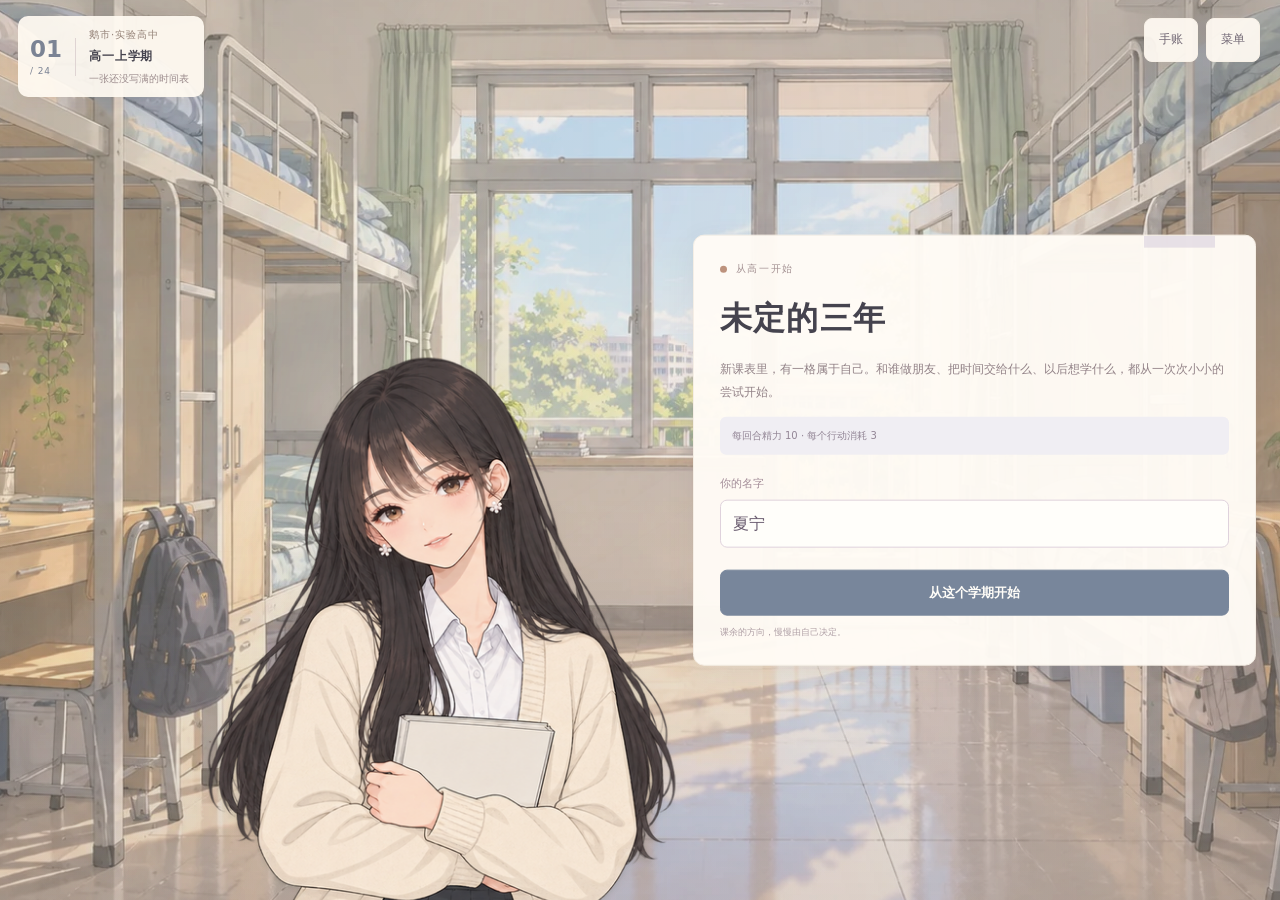
<file: index.html>
<!doctype html>
<html lang="zh-CN"><head><meta charset="utf-8"><meta name="viewport" content="width=device-width,initial-scale=1"><meta name="youth-release" content="55060a2e174b"><meta http-equiv="refresh" content="0;url=youth.html?v=55060a2e174b"><link rel="canonical" href="youth.html"><title>心动未读 · 未定的三年</title></head><body><p><a href="youth.html?v=55060a2e174b">走进完整高中篇：未定的三年</a></p><p><a href="school.html">之前的高中版本与原存档</a></p><p><a href="city.html">城市长篇与原存档</a></p></body></html>
</file>
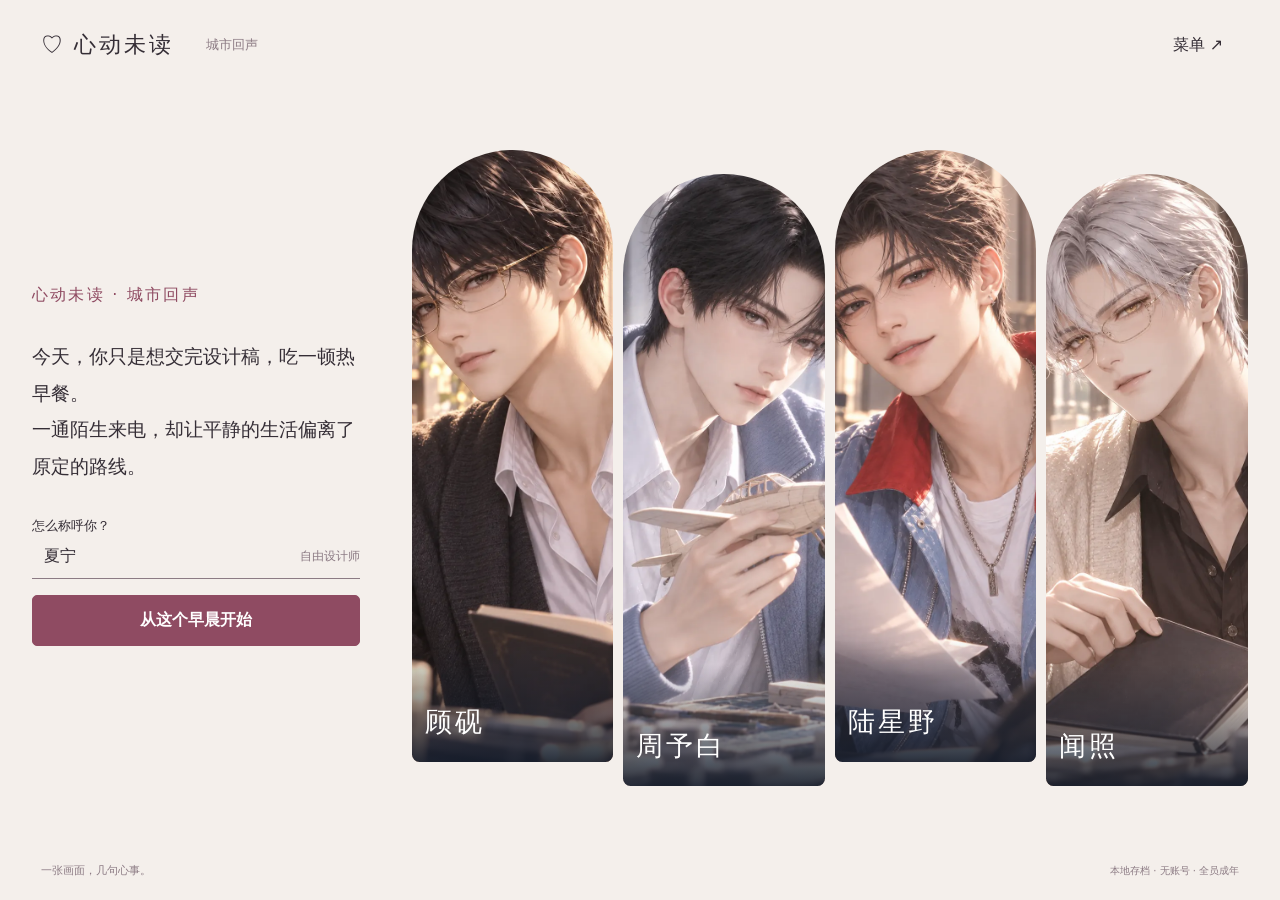
<file: city.html>
<!doctype html>
<html lang="zh-CN">
<head><meta name="release-id" content="d4589f0bc2fa">
<meta charset="utf-8">
<meta name="viewport" content="width=device-width,initial-scale=1,viewport-fit=cover">
<meta name="theme-color" content="#f4efeb">
<meta name="description" content="心动未读·城市回声。一张画面，几句心事。点击推进属于你的长篇故事。">
<title>心动未读 · 城市回声</title>
<link rel="stylesheet" href="style.css?v=d4589f0bc2fa">
<link rel="stylesheet" href="novel.css?v=d4589f0bc2fa">
<script src="core.js?v=d4589f0bc2fa" defer></script>
<script src="common.js?v=d4589f0bc2fa" defer></script>
<script src="routes.js?v=d4589f0bc2fa" defer></script>
<script src="revision.js?v=d4589f0bc2fa" defer></script>
<script src="life.js?v=d4589f0bc2fa" defer></script>
<script src="endings.js?v=d4589f0bc2fa" defer></script>
<script src="story-tools.js?v=d4589f0bc2fa" defer></script>
<script src="common-long.js?v=d4589f0bc2fa" defer></script>
<script src="gu-long.js?v=d4589f0bc2fa" defer></script>
<script src="zhou-long.js?v=d4589f0bc2fa" defer></script>
<script src="lu-long.js?v=d4589f0bc2fa" defer></script>
<script src="wen-long.js?v=d4589f0bc2fa" defer></script>
<script src="city-days.js?v=d4589f0bc2fa" defer></script>
<script src="encounters.js?v=d4589f0bc2fa" defer></script>
<script src="season-cities.js?v=d4589f0bc2fa" defer></script>
<script src="personal-focus.js?v=d4589f0bc2fa" defer></script>
<script src="gu-private.js?v=d4589f0bc2fa" defer></script>
<script src="zhou-private.js?v=d4589f0bc2fa" defer></script>
<script src="lu-private.js?v=d4589f0bc2fa" defer></script>
<script src="wen-private.js?v=d4589f0bc2fa" defer></script>
<script src="together-art.js?v=d4589f0bc2fa" defer></script>
<script src="gu-together.js?v=d4589f0bc2fa" defer></script>
<script src="zhou-together.js?v=d4589f0bc2fa" defer></script>
<script src="lu-together.js?v=d4589f0bc2fa" defer></script>
<script src="wen-together.js?v=d4589f0bc2fa" defer></script>
<script src="weekend-art.js?v=d4589f0bc2fa" defer></script>
<script src="gu-weekends.js?v=d4589f0bc2fa" defer></script>
<script src="zhou-weekends.js?v=d4589f0bc2fa" defer></script>
<script src="lu-weekends.js?v=d4589f0bc2fa" defer></script>
<script src="wen-weekends.js?v=d4589f0bc2fa" defer></script>
<script src="afternoon-art.js?v=d4589f0bc2fa" defer></script>
<script src="gu-afternoons.js?v=d4589f0bc2fa" defer></script>
<script src="zhou-afternoons.js?v=d4589f0bc2fa" defer></script>
<script src="lu-afternoons.js?v=d4589f0bc2fa" defer></script>
<script src="wen-afternoons.js?v=d4589f0bc2fa" defer></script>
<script src="season-art.js?v=d4589f0bc2fa" defer></script>
<script src="gu-season.js?v=d4589f0bc2fa" defer></script>
<script src="zhou-season.js?v=d4589f0bc2fa" defer></script>
<script src="lu-season.js?v=d4589f0bc2fa" defer></script>
<script src="wen-season.js?v=d4589f0bc2fa" defer></script>
<script src="gu-future.js?v=d4589f0bc2fa" defer></script>
<script src="zhou-future.js?v=d4589f0bc2fa" defer></script>
<script src="lu-future.js?v=d4589f0bc2fa" defer></script>
<script src="wen-future.js?v=d4589f0bc2fa" defer></script>
<script src="future-art.js?v=d4589f0bc2fa" defer></script>
<script src="asura-night.js?v=d4589f0bc2fa" defer></script>
<script src="activities.js?v=d4589f0bc2fa" defer></script>
<script src="activities-ui.js?v=d4589f0bc2fa" defer></script>
<script src="novel-reader.js?v=d4589f0bc2fa" defer></script>
<script src="app.js?v=d4589f0bc2fa" defer></script>
</head>
<body>
<header class="site-header"><button id="home" class="wordmark">♡ 心动未读</button><span class="edition">城市回声</span><button id="cover-menu">菜单 ↗</button></header>
<main id="main">
<section id="cover"><div class="cover-text"><p class="eyebrow">心动未读 · 城市回声</p><p class="intro">今天，你只是想交完设计稿，吃一顿热早餐。<br>一通陌生来电，却让平静的生活偏离了原定的路线。</p><form id="start"><label for="name">怎么称呼你？</label><div class="name-row"><input id="name" value="夏宁" maxlength="12" autocomplete="off"><span>自由设计师</span></div><button class="primary">从这个早晨开始</button></form><button id="resume" hidden>继续上次的故事</button></div><div id="cast" class="cast"></div></section>
<section id="reader" hidden aria-label="城市回声视觉小说">
  <div class="stage" id="novel-stage">
    <figure id="scene-figure"><div id="scene-wash" aria-hidden="true"></div><img id="scene-image" alt="" decoding="async" fetchpriority="high"></figure>
    <div class="scene-shade" aria-hidden="true"></div>
    <button id="advance-surface" aria-label="显示完整对白或继续下一句"></button>
    <div class="scene-hud" id="scene-hud">
      <div class="scene-badge"><span id="chapter"></span><h2 id="title" tabindex="-1"></h2><span id="place"></span></div>
      <div class="hud-actions"><button id="menu">菜单 ↗</button><button id="fullscreen" aria-label="展开游戏画面">⛶</button></div>
    </div>
    <article class="novel-dialogue" id="dialogue" aria-label="当前对白">
      <div class="dialogue-heading"><span class="speaker-dot" aria-hidden="true"></span><strong id="speaker">旁白</strong><span id="speaker-caption">你的生活</span><span id="page-mark"></span></div>
      <div id="text" class="novel-text" aria-live="polite" aria-atomic="true"></div>
      <section id="reaction" class="novel-text" hidden aria-live="polite" aria-atomic="true"></section>
      <div class="dialogue-footer"><span id="saved" class="save-dot" role="status"></span><button id="next"><span id="next-label">点击继续</span><span class="next-diamond" aria-hidden="true">◇</span></button></div>
    </article>
    <section id="choice-panel" class="novel-choices" aria-label="这一刻，听你的" hidden><p id="kicker" class="eyebrow">这一刻，听你的。</p><h3 id="choice-title">你想怎么回应？</h3><section id="activity-panel" hidden></section><div id="choices"></div></section>
    <div id="puzzle-panel" hidden></div>
    <button id="restore-ui" hidden>显示对白 ↙</button>
  </div>
  <p class="reader-hint">点击画面继续 <span aria-hidden="true">·</span> 空格 / Enter 推进</p>
</section>
<section id="ending" hidden></section>
</main>
<footer class="site-footer"><span>一张画面，几句心事。</span><span>本地存档 · 无账号 · 全员成年</span></footer>
<dialog id="dialog"><button id="close" aria-label="关闭">×</button><nav id="menu-tools" class="menu-tools" aria-label="阅读与存档"><button id="back">↶ 回退</button><button id="history">☷ 回看</button><button id="auto" aria-pressed="false">▷ 自动</button><button id="save">存档</button><button id="reading-settings">设置</button><button id="hide-ui">净图</button><button id="view-art">查看原图</button><div id="art-controls" hidden></div></nav><div id="dialog-body"></div></dialog>
<div id="toast" role="status" hidden></div>
</body>
</html>
</file>
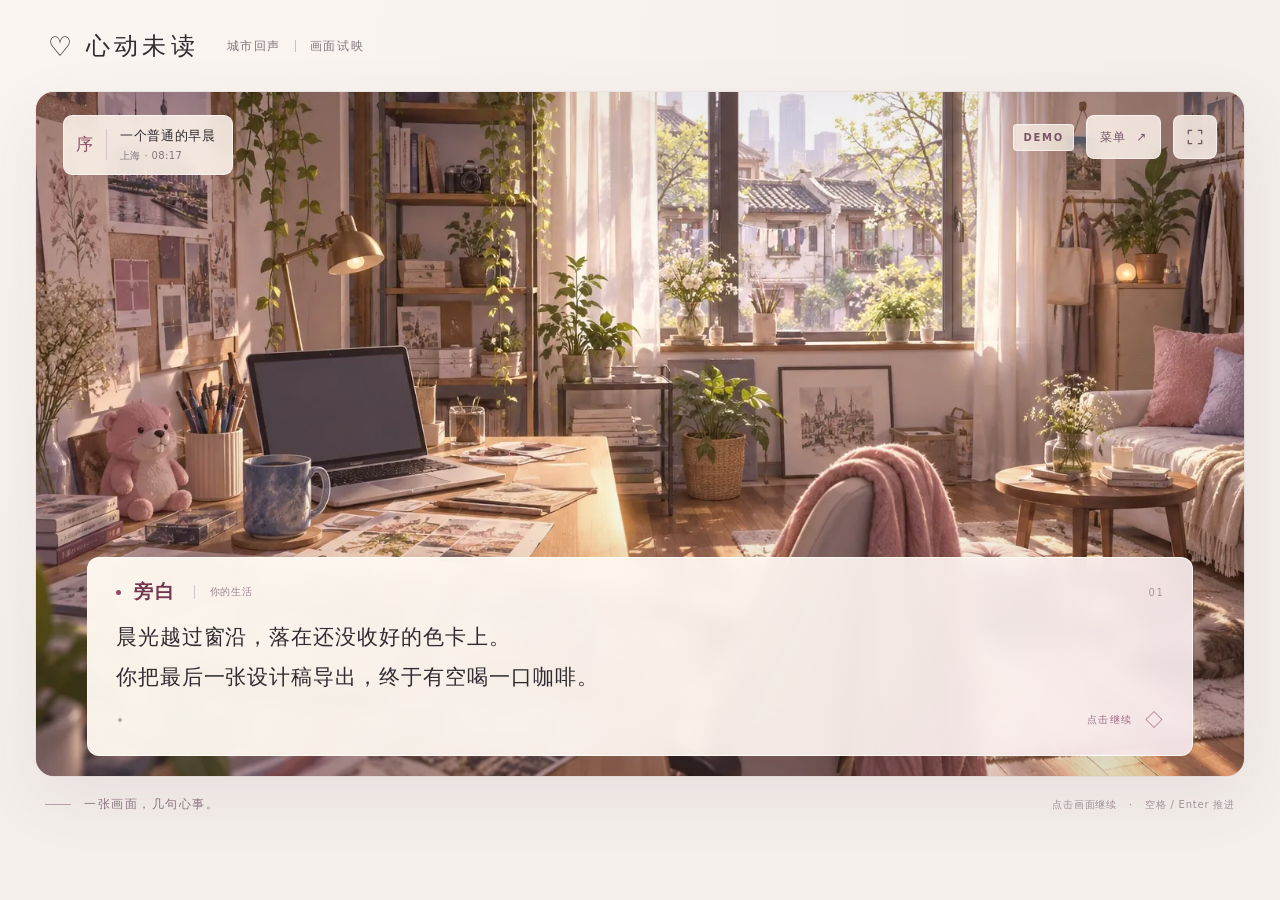
<file: demo.html>
<!doctype html>
<html lang="zh-CN">
<head>
  <meta name="demo-release" content="0c62a8ebbc32">
  <meta charset="utf-8">
  <meta name="viewport" content="width=device-width, initial-scale=1, viewport-fit=cover">
  <meta name="theme-color" content="#f4efeb">
  <meta name="description" content="心动未读画面试映：一张画面，几句心事。点击推进，选择你的靠近方式。">
  <meta name="demo-version" content="vn-demo-20261016-1">
  <title>心动未读 · 画面试映</title>
  <link rel="preload" href="v3-studio.webp" as="image" fetchpriority="high">
  <link rel="stylesheet" href="demo.css?v=0c62a8ebbc32">
  <script src="demo-story.js?v=0c62a8ebbc32" defer></script>
  <script src="demo.js?v=0c62a8ebbc32" defer></script>
</head>
<body>
  <header class="masthead">
    <a class="wordmark" href="./" aria-label="返回心动未读正式版"><span class="mark" aria-hidden="true">♡</span> 心动未读</a>
    <span class="masthead-caption">城市回声 <span class="small-divider" aria-hidden="true"></span> 画面试映</span>
  </header>

  <main>
    <section class="theater" id="theater" aria-label="心动未读视觉小说试玩">
      <div class="scene-wash" id="scene-wash" aria-hidden="true"></div>
      <img class="artwork" id="artwork" src="v3-studio.webp" alt="晨光落进摆满设计稿的工作室" fetchpriority="high">
      <div class="scene-shade" aria-hidden="true"></div>
      <button class="advance-surface" id="advance-surface" aria-label="显示完整对白或继续下一句"></button>

      <div class="scene-hud" id="scene-hud">
        <div class="scene-badge"><span class="chapter-number" id="chapter-number">序</span><div><span class="chapter-label" id="chapter-label">一个普通的早晨</span><span class="place-label" id="place-label">上海 · 08:17</span></div></div>
        <div class="hud-actions"><span class="demo-badge">DEMO</span><button class="top-link scene-menu" id="chapter-menu">菜单 <span aria-hidden="true">↗</span></button><button class="icon-button" id="fullscreen" aria-label="展开游戏画面" title="展开画面"><svg viewBox="0 0 24 24" aria-hidden="true"><path d="M8 4H4v4m12-4h4v4M4 16v4h4m12-4v4h-4"/></svg></button></div>
      </div>

      <section class="choice-panel" id="choice-panel" aria-label="选择如何回应" hidden>
        <p class="choice-kicker">这一刻，听你的。</p>
        <h2 id="choice-title">先让哪一件事发生？</h2>
        <div class="choice-list" id="choice-list"></div>
      </section>

      <section class="dialogue" id="dialogue" aria-label="当前对白">
        <div class="dialogue-heading"><span class="speaker-dot" aria-hidden="true"></span><strong id="speaker">旁白</strong><span class="speaker-caption" id="speaker-caption">你的生活</span><span class="page-mark" id="page-mark">01</span></div>
        <div class="dialogue-text" id="dialogue-text" aria-live="polite" aria-atomic="true"></div>
        <div class="dialogue-footer"><span class="save-indicator" id="save-indicator" aria-hidden="true"></span><button id="next" class="next-button"><span id="next-label">点击继续</span><span class="next-diamond" aria-hidden="true">◇</span></button></div>
      </section>

      <button id="restore-ui" class="restore-ui" hidden>显示对白 <span aria-hidden="true">↙</span></button>
      <div class="loading-note" id="loading-note" role="status" hidden>正在展开这一幕…</div>
    </section>
    <footer class="demo-footer"><p><span class="footer-line" aria-hidden="true"></span> 一张画面，几句心事。</p><span>点击画面继续 <span aria-hidden="true">·</span> 空格 / Enter 推进</span></footer>
  </main>

  <dialog class="sheet" id="sheet" aria-labelledby="sheet-title">
    <div class="sheet-header"><div><span class="sheet-kicker" id="sheet-kicker">心动未读</span><h2 id="sheet-title">这一页</h2></div><button class="close-button" id="close-sheet" aria-label="关闭窗口">×</button></div>
    <nav class="menu-tools" id="menu-tools" aria-label="阅读与存档">
      <button id="back" class="tool-button" aria-label="回到上一句"><span aria-hidden="true">↶</span> 回退</button><button id="history" class="tool-button"><span aria-hidden="true">☷</span> 回看</button>
      <button id="auto" class="tool-button" aria-pressed="false"><span aria-hidden="true">▷</span> 自动</button><button id="save" class="tool-button">存档</button><button id="settings" class="tool-button">设置</button><button id="hide-ui" class="tool-button" aria-label="隐藏对白查看画面">净图</button>
    </nav>
    <div class="sheet-body" id="sheet-body"></div>
  </dialog>
  <div class="toast" id="toast" role="status" hidden></div>
  <noscript><p class="no-script">请开启浏览器 JavaScript 后体验点击对白与剧情分支。</p></noscript>
</body>
</html>
</file>
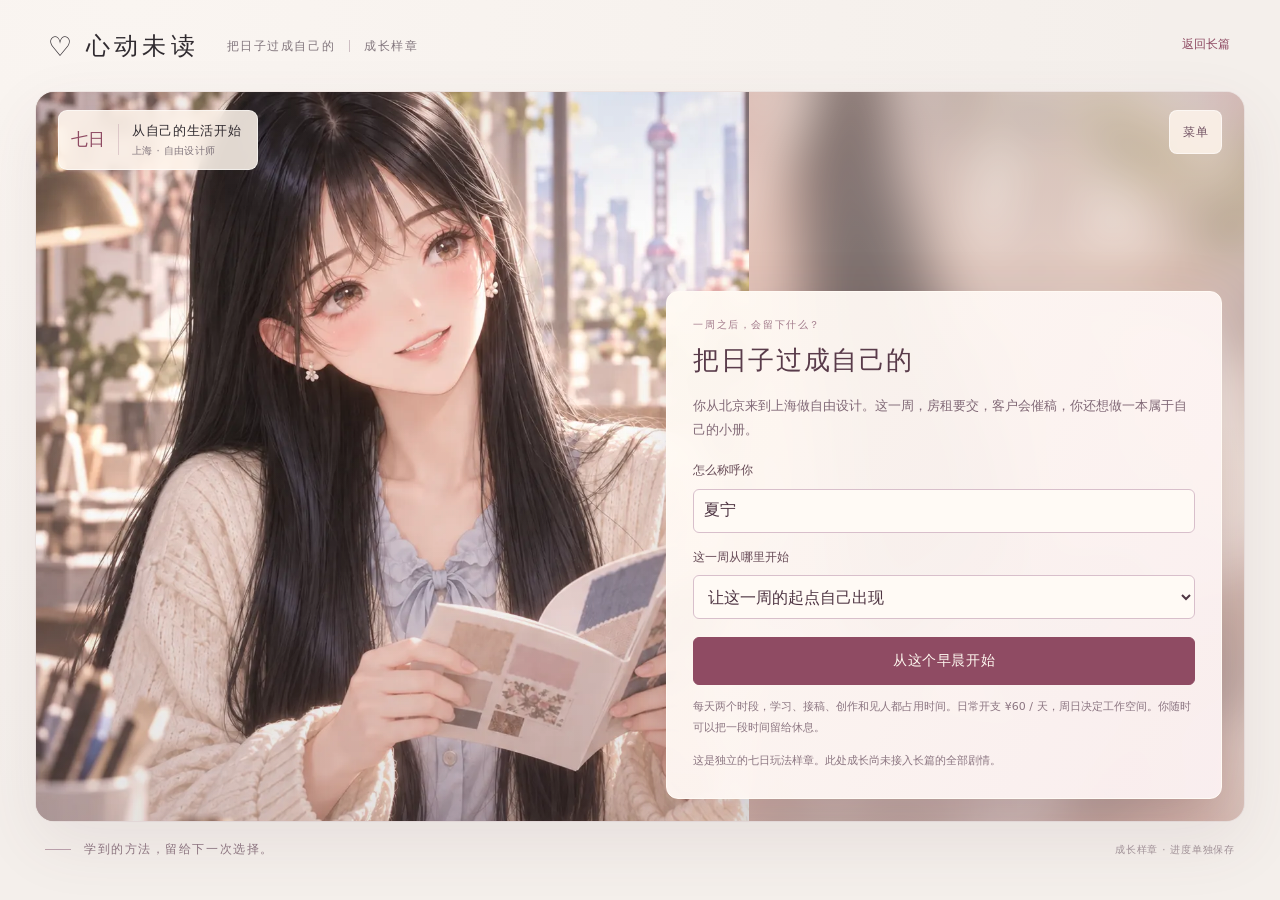
<file: growth-week.html>
<!doctype html>
<html lang="zh-CN">
<head>
  <meta name="growth-release" content="b595c68ce8b9">
  <meta charset="utf-8">
  <meta name="viewport" content="width=device-width, initial-scale=1, viewport-fit=cover">
  <meta name="theme-color" content="#f4efeb">
  <meta name="description" content="心动未读成长样章：用一周时间，安排委托、学习、个人作品和休息，让自己的积累改变下一次机会。">
  <title>心动未读 · 把日子过成自己的</title>
  <link rel="preload" href="v3-heroine-straight.webp" as="image" fetchpriority="high">
  <link rel="stylesheet" href="demo.css?v=0c62a8ebbc32">
  <link rel="stylesheet" href="growth.css?v=b595c68ce8b9">
  <script src="growth-core.js?v=b595c68ce8b9" defer></script>
  <script src="growth.js?v=b595c68ce8b9" defer></script>
</head>
<body>
  <header class="masthead">
    <a class="wordmark" href="./" aria-label="返回心动未读长篇"><span class="mark" aria-hidden="true">♡</span> 心动未读</a>
    <span class="masthead-caption">把日子过成自己的 <span class="small-divider" aria-hidden="true"></span> 成长样章</span>
    <a class="return-story" href="./">返回长篇</a>
  </header>
  <main>
    <section class="theater growth-theater" id="theater" data-shape="portrait" data-mode="start" aria-label="心动未读一周成长样章">
      <div class="scene-wash" id="scene-wash" aria-hidden="true"></div>
      <img class="artwork" id="artwork" src="v3-heroine-straight.webp" alt="黑色长直发的你站在春日街道上" fetchpriority="high">
      <div class="scene-shade" aria-hidden="true"></div>
      <button class="advance-surface" id="advance-surface" aria-label="继续下一段" disabled></button>
      <div class="scene-hud">
        <div class="scene-badge"><span class="chapter-number" id="day-number">七日</span><div><span class="chapter-label" id="day-label">从自己的生活开始</span><span class="place-label" id="place-label">上海 · 自由设计师</span></div></div>
        <div class="hud-actions"><button class="scene-menu top-link" id="week-button" hidden>这周</button><button class="scene-menu top-link" id="menu-button">菜单</button></div>
      </div>
      <div class="growth-status" id="growth-status" hidden aria-label="当前资源"><span id="cash-status"></span><span id="energy-status"></span><span id="strain-status"></span></div>
      <section class="growth-panel" id="panel" aria-label="安排生活"></section>
      <section class="dialogue" id="dialogue" hidden aria-label="当前片段">
        <div class="dialogue-heading"><span class="speaker-dot" aria-hidden="true"></span><strong id="speaker">你</strong><span class="speaker-caption" id="speaker-caption">自己的生活</span><span class="page-mark" id="page-mark"></span></div>
        <div class="dialogue-text" id="dialogue-text" aria-live="polite" aria-atomic="true"></div>
        <div class="dialogue-footer"><span class="save-indicator" id="save-indicator" title="本样章自动保存"></span><button class="next-button" id="next"><span id="next-label">继续</span><span class="next-diamond" aria-hidden="true">◇</span></button></div>
      </section>
      <div class="loading-note" id="loading-note" role="status" hidden>正在展开这一幕…</div>
    </section>
    <footer class="demo-footer"><p><span class="footer-line" aria-hidden="true"></span> 学到的方法，留给下一次选择。</p><span>成长样章 · 进度单独保存</span></footer>
  </main>
  <dialog class="sheet growth-sheet" id="sheet" aria-labelledby="sheet-title">
    <div class="sheet-header"><div><span class="sheet-kicker">这一周，属于你</span><h2 id="sheet-title">这周</h2></div><button class="close-button" id="close-sheet" aria-label="关闭窗口">×</button></div>
    <div class="sheet-body" id="sheet-body"></div>
  </dialog>
  <input type="file" id="import-file" accept="application/json,.json" hidden>
  <div class="toast" id="toast" role="status" hidden></div>
  <noscript><p class="no-script">请开启 JavaScript 后安排这一周的生活。</p></noscript>
</body>
</html>
</file>
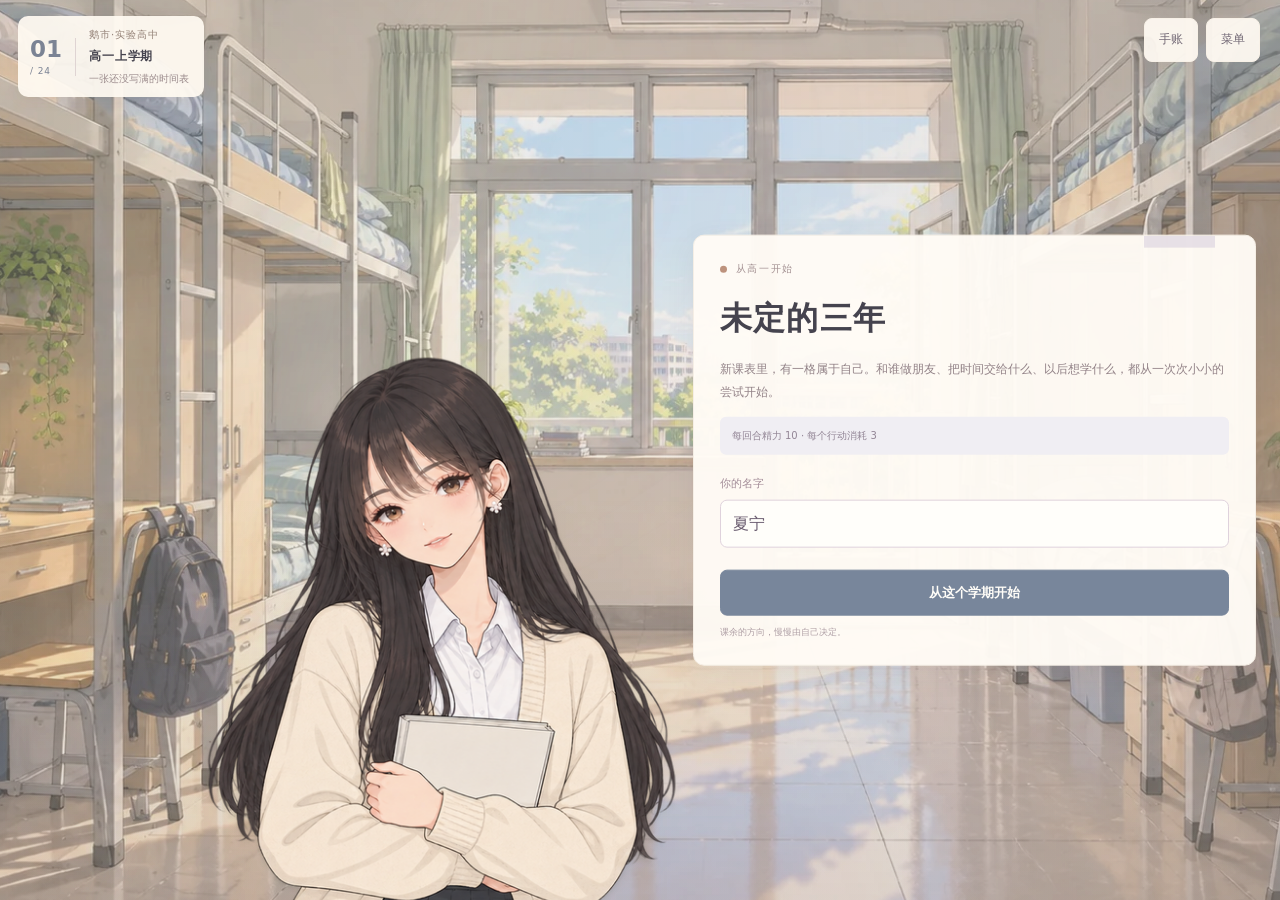
<file: legacy-v2.html>
<!doctype html>
<html lang="zh-CN"><head><meta name="release-id" content="0aba6466f1db"><meta charset="utf-8"><meta name="viewport" content="width=device-width,initial-scale=1,viewport-fit=cover"><meta name="theme-color" content="#171d27"><meta name="description" content="心动未读·城市回声。由你的选择决定关系与生活的互动小说。"><title>心动未读 · 城市回声</title><link rel="stylesheet" href="style.css?v=0aba6466f1db"><script src="core.js?v=0aba6466f1db" defer></script><script src="common.js?v=0aba6466f1db" defer></script><script src="routes.js?v=0aba6466f1db" defer></script><script src="revision.js?v=0aba6466f1db" defer></script><script src="life.js?v=0aba6466f1db" defer></script><script src="endings.js?v=0aba6466f1db" defer></script><script src="story-tools.js?v=0aba6466f1db" defer></script><script src="common-long.js?v=0aba6466f1db" defer></script><script src="gu-long.js?v=0aba6466f1db" defer></script><script src="zhou-long.js?v=0aba6466f1db" defer></script><script src="lu-long.js?v=0aba6466f1db" defer></script><script src="wen-long.js?v=0aba6466f1db" defer></script><script src="city-days.js?v=0aba6466f1db" defer></script><script src="app.js?v=0aba6466f1db" defer></script></head>
<body><header><button id="home" class="wordmark">♡ 心动未读</button><span class="edition">城市回声 / 第三版 · 制作中</span><button id="menu">手账与存档</button></header>
<main id="main">
<section id="cover"><div class="cover-text"><p class="eyebrow">A LIFE WITH YOUR NAME ON IT</p><h1>故事从你<br><em>自己开始。</em></h1><p class="lead">四座城市，四个未读的名字。<br>而你的人生，从来不止一道选择题。</p><p class="intro">今天，你只是想交完设计稿，吃一顿热早餐。<br>一通陌生来电，却让平静的生活偏离了原定的路线。</p><form id="start"><label for="name">怎么称呼你？</label><div class="name-row"><input id="name" value="夏宁" maxlength="12" autocomplete="off"><span>28 岁 · 自由设计师</span></div><button class="primary">从这个早晨开始 →</button></form><button id="resume" hidden>继续上次的故事</button><p id="scope" class="muted">开发预览 · 四条人物线 / 每回合都可以不选择<br>长篇内容扩写中，尚未达到 16–20 小时目标。</p></div><div id="cast" class="cast"></div></section>
<section id="reader" hidden><div class="reading-tools"><button id="back">← 上一回合</button><span id="chapter"></span><button id="reading-settings">Aa 阅读设置</button></div><div class="stage"><figure id="scene-figure"><img id="scene-image" alt=""><figcaption><span id="place"></span><p id="art-caption"></p><div id="present"></div></figcaption><button id="view-art" aria-label="查看完整场景图片">⤢</button></figure><article><p id="kicker" class="eyebrow"></p><h2 id="title" tabindex="-1"></h2><div id="text" class="prose"></div><div id="inserts"></div><section id="reaction" hidden></section><div id="choices"></div><p id="saved" class="muted" role="status"></p></article></div></section>
<section id="ending" hidden></section></main>
<footer><span>一部关于选择、关系与自己的互动小说</span><span>本地存档 · 无账号 · 全员成年</span><a href="legacy-v2.html">返回旧版（保留旧存档）</a></footer>
<dialog id="dialog"><button id="close" aria-label="关闭">×</button><div id="dialog-body"></div></dialog><div id="toast" role="status" hidden></div></body></html>
</file>
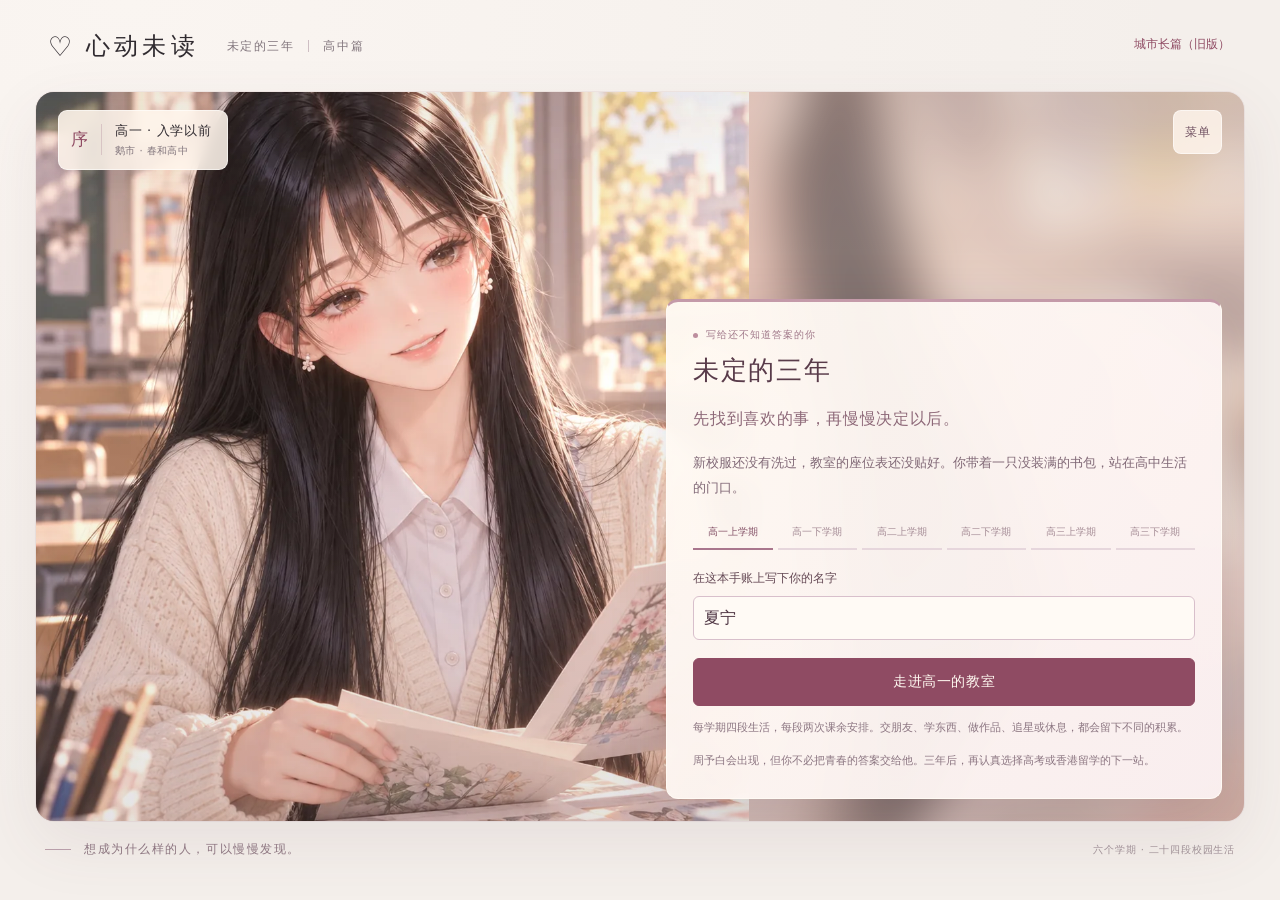
<file: school.html>
<!doctype html>
<html lang="zh-CN">
<head>
  <meta name="school-release" content="d19f5e3d5252">
  <meta charset="utf-8">
  <meta name="viewport" content="width=device-width, initial-scale=1, viewport-fit=cover">
  <meta name="theme-color" content="#f4efeb">
  <meta name="description" content="心动未读高中篇：从高一走向毕业，找到喜欢的事、一起长大的朋友，以及想继续探索的方向。">
  <title>心动未读 · 未定的三年</title>
  <link rel="preload" href="v3-school-heroine.webp" as="image" fetchpriority="high">
  <link rel="stylesheet" href="demo.css?v=0c62a8ebbc32">
  <link rel="stylesheet" href="growth.css?v=b595c68ce8b9">
  <link rel="stylesheet" href="school.css?v=d19f5e3d5252">
  <script src="school-data.js?v=d19f5e3d5252" defer></script>
  <script src="school-core.js?v=d19f5e3d5252" defer></script>
  <script src="school.js?v=d19f5e3d5252" defer></script>
</head>
<body>
  <header class="masthead">
    <a class="wordmark" href="school.html"><span class="mark" aria-hidden="true">♡</span> 心动未读</a>
    <span class="masthead-caption">未定的三年 <span class="small-divider" aria-hidden="true"></span> 高中篇</span>
    <a class="return-story" href="city.html" data-city-link>城市长篇（旧版）</a>
  </header>
  <main>
    <section class="theater growth-theater school-theater" id="theater" data-shape="portrait" data-mode="start" aria-label="心动未读高中篇">
      <div class="scene-wash" id="scene-wash" aria-hidden="true"></div>
      <img class="artwork" id="artwork" src="v3-school-heroine.webp" alt="黑色长直发的你，在教室窗边翻开自己的草稿本" fetchpriority="high">
      <div class="scene-shade" aria-hidden="true"></div>
      <button class="advance-surface" id="advance-surface" aria-label="继续下一段" disabled></button>
      <div class="scene-hud">
        <div class="scene-badge"><span class="chapter-number" id="stage-number">序</span><div><span class="chapter-label" id="term-label">高一 · 入学以前</span><span class="place-label" id="stage-label">鹅市 · 春和高中</span></div></div>
        <div class="hud-actions"><button class="scene-menu top-link" id="journal-button" hidden>手账</button><button class="scene-menu top-link" id="menu-button">菜单</button></div>
      </div>
      <div class="growth-status" id="status" hidden aria-label="当前课余资源"><span id="cash-status"></span><span id="energy-status"></span><span id="pressure-status"></span></div>
      <section class="growth-panel school-panel" id="panel" aria-label="高中生活安排"></section>
      <section class="dialogue" id="dialogue" hidden aria-label="当前片段">
        <div class="dialogue-heading"><span class="speaker-dot" aria-hidden="true"></span><strong id="speaker">旁白</strong><span class="speaker-caption" id="caption">未定的三年</span><span class="page-mark" id="page-mark"></span></div>
        <div class="dialogue-text" id="dialogue-text" aria-live="polite" aria-atomic="true"></div>
        <div class="dialogue-footer"><span class="save-indicator" id="saved" title="高中篇单独自动保存"></span><button class="next-button" id="next"><span id="next-label">点击继续</span><span class="next-diamond" aria-hidden="true">◇</span></button></div>
      </section>
      <div class="loading-note" id="loading-note" role="status" hidden>正在展开这一幕…</div>
    </section>
    <footer class="demo-footer"><p><span class="footer-line" aria-hidden="true"></span> 想成为什么样的人，可以慢慢发现。</p><span>六个学期 · 二十四段校园生活</span></footer>
  </main>
  <dialog class="sheet school-sheet" id="sheet" aria-labelledby="sheet-title">
    <div class="sheet-header"><div><span class="sheet-kicker">那些一起长大的日子</span><h2 id="sheet-title">高中手账</h2></div><button class="close-button" id="close-sheet" aria-label="关闭窗口">×</button></div>
    <div class="sheet-body" id="sheet-body"></div>
  </dialog>
  <input id="import-file" type="file" accept="application/json,.json" hidden>
  <div class="toast" id="toast" role="status" hidden></div>
  <noscript><p class="no-script">请开启 JavaScript 后开始高中生活。</p></noscript>
</body>
</html>
</file>
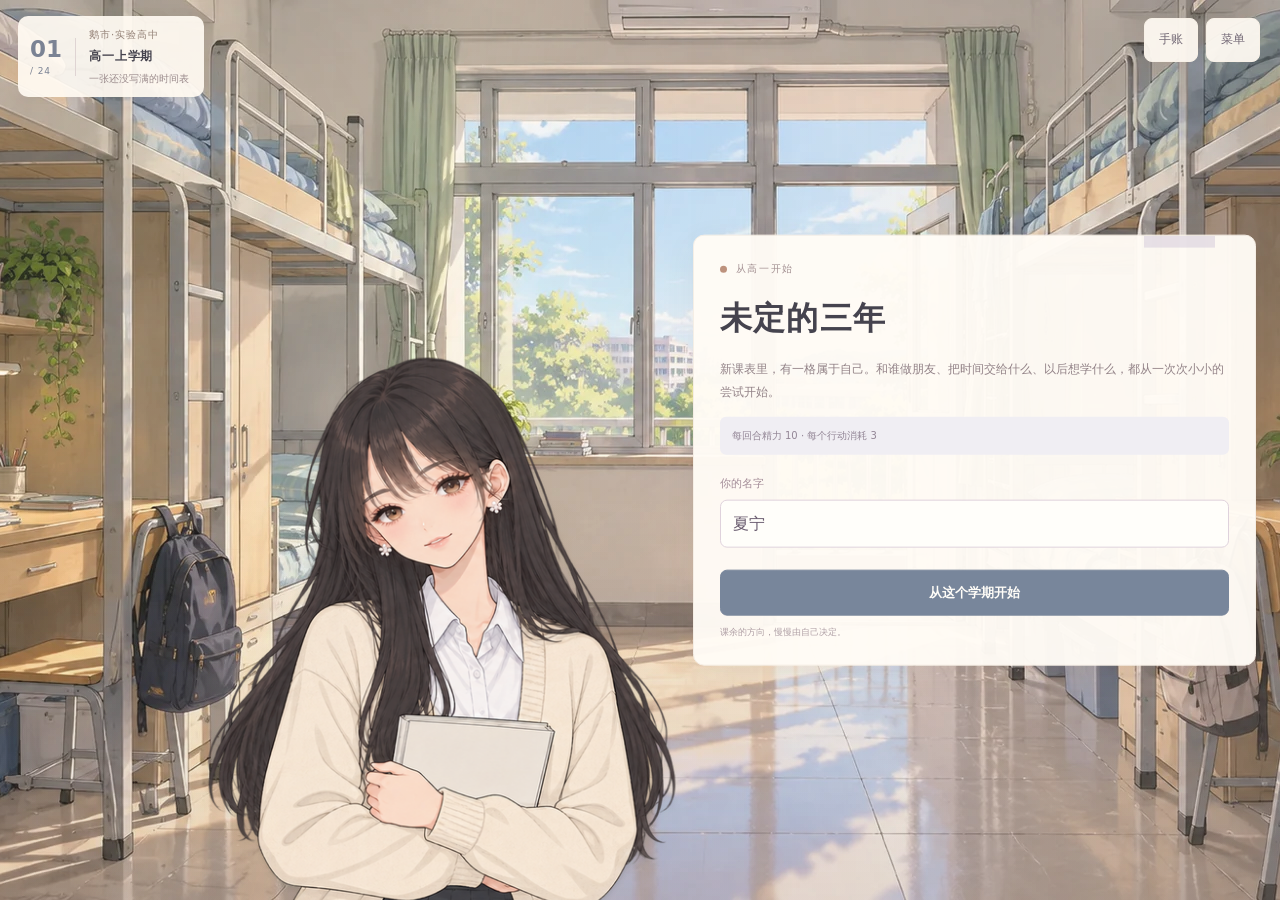
<file: youth.html>
<!doctype html>
<html lang="zh-CN">
<head>
  <meta name="youth-release" content="55060a2e174b">
  <meta charset="utf-8">
  <meta name="viewport" content="width=device-width,initial-scale=1,viewport-fit=cover">
  <meta name="theme-color" content="#eee8e4">
  <meta name="description" content="鹅市·实验高中：从高一到毕业，在课余安排、朋友、作品、爱好与真实尝试中，慢慢找到自己的方向。">
  <title>心动未读 · 未定的三年</title>
  <link rel="stylesheet" href="campus-demo.css?v=55060a2e174b">
  <link rel="stylesheet" href="youth.css?v=55060a2e174b">
  <script src="youth-data.js?v=55060a2e174b" defer></script>
  <script src="youth-core.js?v=55060a2e174b" defer></script>
  <script src="youth-campus.js?v=55060a2e174b" defer></script>
  <script src="youth.js?v=55060a2e174b" defer></script>
<script>window.YOUTH_IMAGES={"heroine":"youth-heroine.webp?v=55060a2e174b","zhou":"youth-zhou.webp?v=55060a2e174b","cheng":"youth-cheng.webp?v=55060a2e174b","xu":"youth-xu.webp?v=55060a2e174b","lin":"youth-lin.webp?v=55060a2e174b","tang":"youth-tang.webp?v=55060a2e174b","classroom":"youth-classroom.webp?v=55060a2e174b","club":"youth-club.webp?v=55060a2e174b","schoolyard":"youth-schoolyard.webp?v=55060a2e174b","campus-map":"youth-campus-map.webp?v=55060a2e174b","campus-cafeteria":"youth-campus-cafeteria.webp?v=55060a2e174b","campus-club":"youth-campus-club.webp?v=55060a2e174b","campus-sports":"youth-campus-sports.webp?v=55060a2e174b","campus-artroom":"youth-campus-artroom.webp?v=55060a2e174b","campus-library":"youth-campus-library.webp?v=55060a2e174b","campus-dormitory":"youth-campus-dormitory.webp?v=55060a2e174b"};</script>
</head>
<body>
  <main class="game-shell">
    <section class="stage youth-stage" id="stage" data-mode="welcome" data-phase="welcome" aria-label="心动未读完整高中篇">
      <div id="game-world" class="game-world">
      <img class="backdrop" id="backdrop" src="youth-campus-dormitory.webp?v=55060a2e174b" alt="海风与阳光经过整洁的宿舍书桌">
      <div class="art-shade" aria-hidden="true"></div>
      <div class="ambient-light" aria-hidden="true"></div>
      <div class="day-badge"><span class="day-number" id="round-number">01<small>/ 24</small></span><div><span class="in-stage-school">鹅市·实验高中</span><strong id="term-label">高一 · 第一学期</strong><span id="period-label">一张还没写满的时间表</span></div></div>
      <div class="top-actions"><button id="journal-trigger">手账</button><button id="menu-trigger">菜单</button></div>
      <div class="cast-stage" aria-hidden="true"><img id="companion" class="companion" alt="" hidden><img id="portrait" class="portrait" src="youth-heroine.webp?v=55060a2e174b" alt=""></div>
      <div class="resource-strip" id="resources" aria-label="本回合状态"></div>
      <section class="paper-panel" id="panel" aria-label="生活安排"></section>
      <section class="paper-panel game-panel" id="game-panel" aria-label="校园互动" hidden></section>
      <section class="dialogue" id="dialogue" aria-label="当前故事" hidden><div class="dialogue-head"><strong id="speaker">你</strong><span id="dialogue-scene"></span><span id="page-count"></span></div><p id="dialogue-text" aria-live="polite" aria-atomic="true"></p><div class="dialogue-foot"><span id="save-note">自动记录这段生活</span><button id="next">继续 <span aria-hidden="true">▸</span></button></div></section>
      </div>
      <section id="time-transition" class="time-transition" role="dialog" aria-modal="true" aria-labelledby="transition-title" hidden>
        <div class="time-card"><p class="kicker">日历翻到下一页</p><h2 id="transition-title"></h2><p id="transition-from" class="time-from"></p><span class="time-rule" aria-hidden="true"></span><p id="transition-to" class="time-to"></p><p id="transition-caption"></p><button id="skip-transition" class="secondary">跳过过场</button></div>
      </section>
    </section>
  </main>
  <dialog id="sheet" aria-labelledby="sheet-title"><header><div><small>THE DAYS WE KEEP</small><h2 id="sheet-title">高中手账</h2></div><button id="close-sheet" aria-label="关闭窗口">×</button></header><div id="sheet-body"></div></dialog>
  <input id="import-file" type="file" accept="application/json,.json" hidden>
  <p id="toast" class="youth-toast" role="status" hidden></p>
  <noscript>请开启 JavaScript 后开始高中生活。</noscript>
</body>
</html>
</file>
<file: style.css>
:root{color-scheme:dark;--bg:#171d27;--panel:#202735;--line:#ffffff20;--ink:#f5edeb;--muted:#adaebc;--pink:#edafb6;--serif:"Songti SC","Noto Serif SC",serif;--read:18px}*{box-sizing:border-box}html{-webkit-text-size-adjust:100%;text-size-adjust:100%}body{margin:0;background:var(--bg);color:var(--ink);font-family:system-ui,-apple-system,sans-serif;padding:env(safe-area-inset-top) env(safe-area-inset-right) env(safe-area-inset-bottom) env(safe-area-inset-left)}button,input{font:inherit}button{cursor:pointer;min-height:44px;border:1px solid var(--line);border-radius:5px;padding:10px 16px;background:transparent;color:inherit;touch-action:manipulation}@media(hover:hover) and (pointer:fine){button:hover{border-color:var(--pink);background:#edafb608}}button:focus-visible,input:focus-visible{outline:2px solid var(--pink);outline-offset:4px}button:disabled{opacity:.4;cursor:default}input{max-width:100%;font-size:16px;color:var(--ink);background:transparent;padding:12px;border:1px solid var(--line)}[hidden]{display:none!important}header,footer{max-width:1440px;margin:auto;display:flex;align-items:center;justify-content:space-between;gap:16px;padding:24px 5vw}header{border-bottom:1px solid var(--line)}header button{border:0}.wordmark{font-family:var(--serif);font-size:22px;letter-spacing:3px}.edition,.muted,footer{font-size:13px;line-height:1.8;color:var(--muted)}main{max-width:1440px;margin:auto;padding:0 5vw}#cover{display:grid;grid-template-columns:45% 55%;gap:24px;padding:60px 0 72px;align-items:center;min-height:80vh}.eyebrow{color:var(--pink);letter-spacing:2px;font-size:11px;line-height:1.8}h1{font:500 clamp(44px,5.3vw,82px)/1.3 var(--serif);letter-spacing:3px;margin:24px 0}h1 em{font-style:normal;color:var(--pink)}.lead{font:22px/1.9 var(--serif)}.intro{color:var(--muted);font-size:14px;line-height:1.9}.name-row{display:flex;align-items:center;border-bottom:1px solid var(--muted);margin-bottom:16px;gap:10px}.name-row input{border:0;width:100%}.name-row span{font-size:12px;white-space:nowrap;color:var(--muted)}#start{max-width:340px;margin-top:30px}#start label{font-size:13px}.primary{background:var(--pink);color:#222533;border-color:var(--pink);font-weight:600;width:100%;padding:14px 20px}.primary:hover{background:#f6c2c8}#resume{margin-top:10px;width:340px;max-width:100%}.cast{display:grid;grid-template-columns:1fr 1fr;gap:14px}.cast button{height:285px;padding:0;border:0;overflow:hidden;position:relative;border-radius:110px 110px 5px 5px;text-align:left}.cast button:nth-child(even){transform:translateY(28px)}.cast img{width:100%;height:100%;object-fit:cover;object-position:50% 20%}.cast .label{position:absolute;inset:auto 0 0;padding:46px 20px 18px;background:linear-gradient(transparent,#121a29e6)}.cast strong{display:block;font:25px var(--serif);letter-spacing:3px}.cast small{font-size:11px;line-height:1.8}.reading-tools{display:flex;justify-content:space-between;align-items:center;gap:12px;padding:18px 0;color:var(--muted);font-size:13px}.reading-tools button{border:0}.stage{display:grid;grid-template-columns:41% 59%;background:var(--panel);border:1px solid var(--line);border-radius:8px;overflow:clip}.stage>figure{margin:0;position:sticky;align-self:start;top:12px;height:calc(100svh - 24px);max-height:1000px;min-height:480px;background:#323748}.stage>figure>img{height:100%;width:100%;object-fit:cover;object-position:50% 35%}.stage>figure figcaption{position:absolute;inset:auto 0 0;padding:60px 26px 28px;background:linear-gradient(transparent,#141b2af2)}#place{color:var(--pink);font-size:13px;letter-spacing:1px}#art-caption{font:23px/1.7 var(--serif)}#view-art{position:absolute;top:14px;right:14px;background:#182130ad}.stage article{padding:35px 40px;min-width:0}h2{font:500 31px/1.6 var(--serif);margin:8px 0 24px;outline:none}.prose{font-size:var(--read);line-height:2.1;overflow-wrap:anywhere}.prose p{margin:0 0 20px}.prose .dialogue{border-left:2px solid #edafb650;padding-left:15px}.dialogue strong{display:block;font-size:13px;color:var(--pink);font-weight:500;margin-bottom:5px}.option{display:block;width:100%;text-align:left;font-size:16px;line-height:1.8;margin:12px 0;padding:16px 18px;white-space:normal}.option.pass{border-style:dashed;color:#bdc4d4}.option.continue{background:var(--pink);color:#202735}#reaction{border-top:1px solid var(--line);padding:24px 0;line-height:2;font-size:var(--read)}.witness{padding:12px 16px;margin-top:12px;border-radius:5px;background:#141b2866;font-size:14px}.witness strong{color:var(--pink);font-weight:500}.inset-image{margin:26px 0}.inset-image img{width:100%;max-height:580px;object-fit:contain;border-radius:6px}.inset-image figcaption{color:var(--muted);font-size:13px;margin-top:10px}.tag{display:inline-block;background:#ffffff0a;border:1px solid var(--line);padding:4px 9px;margin:4px;font-size:12px;border-radius:20px}footer{margin-top:40px;border-top:1px solid var(--line);font-size:11px}dialog{width:calc(100% - 28px);max-width:730px;max-height:88svh;border:1px solid var(--line);border-radius:10px;padding:20px 30px 35px;background:#202735;color:var(--ink);overscroll-behavior:contain}dialog::backdrop{background:#050a14be;backdrop-filter:blur(5px)}#close{position:sticky;top:0;display:block;margin-left:auto;background:#202735;z-index:2;font-size:24px;border:0}dialog h2{font-size:27px}dialog p{line-height:1.9}.modal-art{width:100%;max-height:70svh;object-fit:contain}.menu-grid{display:grid;grid-template-columns:1fr 1fr;gap:12px}.slot,.entry{border-top:1px solid var(--line);padding:18px 0}.slot p{font-size:14px}.slot button{margin-right:8px}.gallery-grid{display:grid;grid-template-columns:repeat(3,1fr);gap:10px}.gallery-grid button{padding:0;overflow:hidden;font-size:12px}.gallery-grid img{width:100%;height:150px;object-fit:cover}.gallery-grid span{display:block;padding:10px}.ending-wrap{max-width:800px;margin:40px auto}.ending-wrap>img{width:100%;max-height:560px;object-fit:cover;border-radius:7px}#toast{position:fixed;bottom:30px;left:50%;transform:translateX(-50%);max-width:calc(100% - 30px);padding:14px 22px;border:1px solid var(--line);background:#334052;border-radius:6px;z-index:10}body.large{--read:21px}body.paper{--bg:#f4eeeb;--panel:#faf5f0;--ink:#342f38;--muted:#726e7a;--line:#514d6026;--pink:#925263;color-scheme:light}body.paper figure{color:#f5edeb}body.paper .witness{background:#92526309}body.paper dialog{background:#f4eeeb}body.paper #close{background:#f4eeeb}body.paper .primary,body.paper .option.continue{color:#fff}.gallery-caption{font-size:12px;color:var(--muted)}
@media(max-width:760px){header{padding:14px 16px;gap:6px}.wordmark{font-size:18px;padding:8px 0}.edition{display:none}header>button:last-child{font-size:13px;padding:6px}main{padding:0 16px}#cover{display:flex;flex-direction:column;padding:26px 0 38px;gap:20px}.cover-text{display:contents}.cover-text>.eyebrow{order:0;margin:0;align-self:start}h1{order:1;width:100%;font-size:42px;margin:5px 0;line-height:1.25}h1 br{display:none}.cast{order:2;width:100%;grid-template-columns:repeat(4,1fr);gap:6px}.cast button{height:clamp(175px,26svh,235px);border-radius:80px 80px 4px 4px}.cast button:nth-child(even){transform:translateY(10px)}.cast .label{padding:30px 10px 12px}.cast strong{font-size:20px;writing-mode:vertical-rl;letter-spacing:3px}.cast small{display:none}.lead{order:3;font-size:16px;width:100%;margin:0;text-align:center}.lead br{display:none}.intro{display:none}#start{order:4;width:100%;max-width:440px;margin:0}#resume{order:5;width:100%;margin:0}#scope{order:6;margin:0;text-align:center;font-size:12px}.reading-tools{gap:3px;font-size:11px;padding:10px 0}.reading-tools button{font-size:13px;padding:8px 4px}.stage{display:block}.stage>figure{position:relative;top:0;height:235px;min-height:0}.stage>figure>img{object-position:50% 35%}.stage>figure figcaption{padding:35px 18px 12px}#place{font-size:11px}#art-caption{font-size:18px;margin:7px 0}#present{display:none}.stage article{padding:23px 20px}h2{font-size:27px}.prose{line-height:2}.stage .eyebrow{font-size:10px}.option{padding:15px}footer{padding:20px 16px;flex-wrap:wrap;gap:5px}dialog{padding:14px 20px 28px}.gallery-grid{grid-template-columns:1fr 1fr}.gallery-grid img{height:160px}.menu-grid{grid-template-columns:1fr 1fr}.ending-wrap{margin:25px 0}.ending-wrap h1{font-size:38px}.ending-wrap>img{max-height:380px}}
@media(prefers-reduced-motion:reduce){*{scroll-behavior:auto!important;animation:none!important;transition:none!important}}
.cast .label{color:#fff}.cast .label small{color:#f0e1e3}.stage>figure figcaption #place{color:#f5dfe5}.option.pass{color:var(--muted)}.stage>figure>img{object-position:50% 22%}.inset-image figcaption{color:#fff}
#cover{grid-template-columns:minmax(225px,27%) minmax(0,1fr);gap:clamp(20px,4vw,70px);min-height:calc(100svh - 130px);padding:26px 0 50px}.cover-text{align-self:center}.cover-text>.eyebrow{font-size:16px;letter-spacing:.14em}.cover-text>.intro{font:clamp(15px,1.5vw,21px)/1.9 var(--serif);margin:30px 0;color:var(--ink)}#start{max-width:360px;margin-top:30px}.cast{grid-template-columns:repeat(4,minmax(0,1fr));gap:10px;align-items:center}.cast button{height:min(68svh,660px);border-radius:120px 120px 9px 9px}.cast button:nth-child(even){transform:translateY(24px)}.cast img{object-position:50% 22%}.cast .label{padding:64px 13px 22px}.cast strong{font-size:clamp(18px,2.1vw,30px)}.cast small{display:none}.inset-image figcaption,#art-caption{display:none!important}.stage>figure figcaption{padding-bottom:18px}
@media(max-width:760px){#cover{display:flex;flex-direction:column;gap:18px;min-height:calc(100svh - 120px);padding:16px 0 26px}.cover-text{display:contents}.cover-text>.eyebrow{order:0;margin:0;font-size:13px}.cast{order:1;grid-template-columns:repeat(2,minmax(0,1fr));gap:9px;width:100%}.cast button{height:clamp(175px,32svh,290px);border-radius:95px 95px 6px 6px}.cast button:nth-child(even){transform:translateY(0)}.cast strong{font-size:22px;writing-mode:horizontal-tb}.cover-text>.intro{order:2;margin:3px 0;font-size:15px;line-height:1.7}#start{order:3;margin:0;width:100%;max-width:none}#resume{order:4;width:100%}}
.scene-context{display:flex;align-items:center;flex-wrap:wrap;gap:8px 14px;margin-bottom:18px;color:var(--muted);font-size:12px}.scene-context #place{color:var(--muted);letter-spacing:0}.scene-context .tag{margin:0 4px 0 0}.stage>figure>img{display:block}
@media(max-width:760px){.scene-context #present{display:none}.scene-context{margin-bottom:10px}}
#scene-figure{height:auto;min-height:0;max-height:none;background:transparent}
#scene-image{width:100%;height:auto;object-fit:contain;object-position:center;display:block}
.art-controls{display:flex;align-items:center;justify-content:space-between;gap:8px;padding:8px 10px;color:var(--muted);font-size:12px}
.art-controls button{font-size:12px;min-width:70px;padding:7px 9px}.art-count{font-variant-numeric:tabular-nums}
#activity-panel{margin:24px 0;padding:18px;border:1px solid var(--line);border-radius:7px}
#activity-panel h3{font:500 20px/1.7 var(--serif);margin:0 0 12px}.activity-question,#activity-panel>p{line-height:1.9;overflow-wrap:anywhere}
.activity-clock{font-size:24px;font-variant-numeric:tabular-nums;color:var(--pink);margin:14px 0 8px}
.activity-meter{height:4px;overflow:hidden;border-radius:3px;background:var(--line);margin-bottom:16px}.activity-meter-fill{height:100%;background:var(--pink);transform-origin:left center}
.activity-result{color:var(--pink);font-weight:600}
#puzzle-panel{padding:10px;background:transparent}.puzzle-grid{display:grid;grid-template-columns:repeat(3,minmax(0,1fr));grid-template-rows:repeat(3,minmax(0,1fr));gap:3px;width:100%}
.puzzle-tile{position:relative;min-width:0;min-height:44px;padding:0;border:0;border-radius:3px;background-repeat:no-repeat;background-size:300% 300%;touch-action:manipulation;overflow:hidden}
.puzzle-tile:disabled{opacity:1;cursor:default}.puzzle-tile:not(:disabled):active{outline:2px solid var(--pink);outline-offset:-2px}
.puzzle-tile:hover{background-size:300% 300%;background-repeat:no-repeat;background-color:transparent}
.puzzle-empty{display:flex;align-items:center;justify-content:center;color:var(--muted);font-size:12px;border:1px dashed var(--line);border-radius:3px}
.puzzle-number{position:absolute;top:5px;left:5px;display:grid;place-items:center;min-width:23px;min-height:23px;border-radius:4px;background:#faf5f0dc;color:#342f38;font-size:11px}
.puzzle-tools{display:flex;align-items:center;flex-wrap:wrap;gap:6px;padding-top:8px}.puzzle-tools>span{margin-right:auto}.puzzle-tools button{font-size:12px;padding:7px 9px}
@media(hover:hover) and (pointer:fine){.puzzle-tile:not(:disabled):hover{outline:2px solid var(--pink);outline-offset:-2px}}
@media(max-width:760px){#scene-figure{position:relative;top:0;height:auto;min-height:0}#scene-image{height:clamp(230px,36svh,350px);object-fit:cover;object-position:50% 24%}#scene-figure.landscape #scene-image{height:auto;object-fit:contain}.art-controls{padding:5px 8px}#activity-panel{padding:14px;margin:18px 0}#puzzle-panel{padding:8px}}
</file>
<file: novel.css>
:root{color-scheme:light;--bg:#f4efeb;--panel:#fbf6f0;--ink:#352e36;--muted:#8c7b84;--line:#75596025;--pink:#8f4b62;--read:21px;--ease-out:cubic-bezier(.23,1,.32,1)}
body.paper{--bg:#f4efeb;--panel:#fbf6f0;--ink:#352e36;--muted:#8c7b84;--line:#75596025;--pink:#8f4b62}body.night{--bg:#20202a;--panel:#292834;--ink:#f5eeee;--muted:#c2aeb9;--line:#eee0eb30;--pink:#edafb6;color-scheme:dark}
button:active{transform:scale(.98)}button{transition:background-color 140ms ease,border-color 140ms ease}button:disabled:active{transform:none}.primary{color:#fff}.primary:hover{background:#7e3e54}.site-header{border:0;max-width:1680px;padding:20px 3.2vw}.site-header .edition{margin-right:auto}.site-header .wordmark{padding-left:0}.site-footer{border:0;margin-top:0;padding:16px 3.2vw;max-width:1680px}.site-footer>span:last-child{font-size:10px}main{max-width:1680px;padding:0 2.5vw}
.cast .label{color:#fff}.cast img{display:block}#cover{min-height:calc(100svh - 145px)}
#reader .stage{position:relative;display:block;height:min(78svh,860px);min-height:480px;border:0;border-radius:18px;overflow:hidden;isolation:isolate;background:#dccdd3}
#reader #scene-figure{position:absolute;inset:0;margin:0;top:0;height:100%;min-height:0;max-height:none;overflow:hidden;background:transparent}
#scene-wash{position:absolute;inset:-24px;background-size:cover;background-position:center;filter:blur(22px);opacity:.72;transform:scale(1.05)}
#reader #scene-image{position:relative;display:block;width:min(100%,980px);height:100%;max-height:none;margin:0 auto;object-fit:cover;object-position:50% 26%;border-radius:0}
#novel-stage[data-shape="landscape"] #scene-image{width:100%;object-fit:cover;object-position:center}
.scene-shade{position:absolute;inset:0;pointer-events:none;background:linear-gradient(#34273015,transparent 34%,transparent 70%,#36203119)}
#advance-surface{position:absolute;inset:0;width:100%;height:100%;padding:0;border:0;border-radius:0;background:transparent;z-index:1;cursor:default}#advance-surface:active{transform:none}#advance-surface:hover{background:transparent}
.scene-hud{position:absolute;top:24px;left:28px;right:28px;display:flex;align-items:flex-start;justify-content:space-between;gap:14px;z-index:4;pointer-events:none}.scene-badge,.hud-actions{pointer-events:auto}.scene-badge{max-width:65%;padding:12px 18px;background:#fff8f1ed;border:1px solid #ffffff80;border-radius:9px;color:#4f3d47;box-shadow:0 3px 20px #43303a06}#chapter{display:block;color:#986578;letter-spacing:1px;font-size:10px;line-height:1.6}#reader #title{margin:3px 0 3px;font:500 14px/1.5 var(--serif);letter-spacing:.03em;overflow-wrap:anywhere}#reader #place{display:block;color:#897783;font-size:10px;line-height:1.5;letter-spacing:0}.hud-actions{display:flex;gap:9px}.hud-actions button{background:#fff8f1ed;color:#785561;border:1px solid #ffffff80;font-size:12px;min-height:44px}#fullscreen{width:44px;padding:6px;font-size:23px}
#reader .novel-dialogue{position:absolute;z-index:3;left:4.2%;right:4.2%;bottom:20px;display:flex;flex-direction:column;min-width:0;min-height:198px;max-height:48%;padding:21px 28px 17px;background:linear-gradient(115deg,#fffaf2fa,#f3e5e9f5);border:1px solid #ffffffde;border-radius:12px;color:#392d35;box-shadow:0 10px 38px #51334210;cursor:default}
.dialogue-heading{display:flex;align-items:center;gap:12px;min-height:24px;flex:none;font-size:12px}.speaker-dot{width:5px;height:5px;border-radius:50%;background:#9a546e}#speaker{font:500 19px/1.5 var(--serif);letter-spacing:.15em;color:#8f415f}#speaker-caption{border-left:1px solid #ab7f9438;padding-left:12px;color:#967e8c;font-size:10px}#page-mark{margin-left:auto;color:#a57f92;font:10px/1.5 system-ui;font-variant-numeric:tabular-nums;letter-spacing:.12em}
#reader .novel-text,#reader #reaction{border:0;padding:0;margin:13px 0 5px;min-height:55px;overflow:auto;overscroll-behavior:contain;font:var(--read)/1.85 var(--serif);white-space:pre-wrap;overflow-wrap:anywhere;scrollbar-width:thin}#reader .novel-text p{margin:0 0 9px}#reader .novel-text p:last-child{margin-bottom:0}.dialogue-footer{display:flex;align-items:center;justify-content:space-between;gap:10px;margin-top:auto;padding-top:10px;flex:none}.save-dot{font:9px/1.4 system-ui;color:#af959f}.dialogue-footer #next{display:flex;align-items:center;justify-content:flex-end;gap:14px;min-height:38px;border:0;padding:3px 0 3px 16px;color:#985e78;background:transparent;font-size:10px;letter-spacing:.08em}.next-diamond{font-size:20px;font-family:serif}.reader-hint{margin:12px 10px 0;text-align:right;font-size:10px;color:var(--muted);letter-spacing:1px}
#reader .novel-choices{position:absolute;z-index:5;left:50%;top:50%;transform:translate(-50%,-50%);width:min(650px,calc(100% - 50px));max-height:calc(100% - 150px);padding:26px;background:#fff9f3f5;border:1px solid #ffffffbd;border-radius:14px;color:#463640;box-shadow:0 14px 60px #33233022;overflow:auto;overscroll-behavior:contain;scrollbar-width:thin}.novel-choices>.eyebrow{margin:0;color:#a46a81;font-size:10px}#choice-title{font:500 22px/1.6 var(--serif);margin:7px 0 18px}#reader .option{border-color:#b68a9f33;border-radius:8px;font-size:15px;padding:13px 17px;line-height:1.7;color:#57404b;margin:10px 0}#reader .option.pass{color:#927a85;border-style:dashed}#reader .option.continue{background:#8f4b62;color:#fff}#reader .option:first-child{margin-top:0}#reader .option:last-child{margin-bottom:0}
#reader #activity-panel{margin:0 0 12px;border:0;padding:0}#reader #activity-panel h3{font-size:19px}#reader #activity-panel p{font-size:14px}#reader #activity-panel .activity-clock{font-size:24px;color:#995770}#reader .activity-meter{background:#c698af2e}.activity-meter-fill{background:#995770}#reader #puzzle-panel{position:absolute;z-index:6;inset:96px 0 auto;margin:auto;max-width:380px;width:min(46%,380px);max-height:calc(100% - 112px);padding:12px;background:#fff8f0f5;border:1px solid #ffffffa0;border-radius:12px;color:#58444f;overflow:auto}#novel-stage:has(#puzzle-panel:not([hidden])) .novel-choices{left:auto;right:3%;transform:translateY(-50%);width:42%;max-height:calc(100% - 160px)}#novel-stage:has(#puzzle-panel:not([hidden])) #puzzle-panel{left:4%;right:auto}.puzzle-tools .muted{color:#8e6d7d}.puzzle-tools button{border-color:#b68a9f33}.puzzle-empty{color:#8e6d7d;border-color:#b68a9f50}
#restore-ui{position:absolute;bottom:20px;right:25px;z-index:7;background:#fff8f0e8;color:#8f4b62;border:1px solid #ffffffad;border-radius:8px;font-size:12px}.menu-tools{display:grid;grid-template-columns:repeat(4,minmax(0,1fr));gap:8px;margin:12px 0 24px;padding-bottom:20px;border-bottom:1px solid var(--line)}.menu-tools button{padding:8px 6px;font-size:13px}.menu-tools #art-controls{grid-column:1/-1}.menu-tools .art-controls{padding:0}dialog,#close,body.paper dialog,body.paper #close{background:var(--panel)}dialog{max-height:88svh;padding:20px 28px 30px;border-radius:14px}dialog::backdrop{background:#35243266;backdrop-filter:blur(5px)}#toast{background:var(--panel);color:var(--ink);z-index:40;box-shadow:0 6px 30px #39283922}.history-current{border-left:2px solid var(--pink);padding:0 0 0 14px}.history-current p{white-space:pre-wrap}.setting-row{padding:14px 0;border-top:1px solid var(--line)}.setting-options{display:flex;gap:8px;flex-wrap:wrap}.setting-options button[aria-pressed=true]{background:var(--pink);color:#fff}
body.playing .site-header #cover-menu{visibility:hidden}body.large{--read:24px}body.night #reader .novel-dialogue{background:linear-gradient(115deg,#282532f5,#302633f7);color:#f8edf1;border-color:#e8ccd42e}body.night #speaker{color:#f0afc9}body.night #speaker-caption,body.night #page-mark,body.night .save-dot{color:#ba9dab}body.night #reader .novel-choices{background:#292532f5;color:#f8edf1}body.night #reader .option{color:#ecd8e2}body.night #reader .option.pass{color:#c1a4b4}
#novel-stage:fullscreen,#novel-stage.is-expanded{position:fixed;inset:0;width:100%;height:100dvh;min-height:0;max-height:none;margin:0;border-radius:0;z-index:30}body.expanded{overflow:hidden}#novel-stage:fullscreen .scene-hud,#novel-stage.is-expanded .scene-hud{top:max(18px,env(safe-area-inset-top))}#novel-stage:fullscreen .novel-dialogue,#novel-stage.is-expanded .novel-dialogue{bottom:calc(20px + env(safe-area-inset-bottom))}
@media(min-width:1600px){#reader .novel-dialogue{bottom:24px;padding:25px 32px 20px;min-height:210px}}
@media(max-width:760px){body{padding:0}.site-header{height:66px;padding:10px 16px}.site-header .wordmark{font-size:18px}.site-header .edition{display:none}main{padding:0}#cover{padding:12px 16px 24px}.site-footer{padding:14px 16px}.site-footer>span:last-child{display:none}#reader .stage{height:calc(100svh - 66px);min-height:0;border-radius:0}#reader #scene-image{width:100%;height:100%;object-position:50% 26%}.scene-hud{top:14px;left:14px;right:14px;gap:8px}.scene-badge{max-width:57%;padding:8px 11px;border-radius:7px}#chapter{font-size:9px;letter-spacing:0}#reader #title{font-size:12px;margin:2px 0}#reader #place{font-size:9px}.hud-actions{gap:7px}.hud-actions button{font-size:11px;padding:6px 10px}#fullscreen{width:42px;font-size:22px}.reader-hint{display:none}#reader .novel-dialogue{left:14px;right:14px;bottom:calc(14px + env(safe-area-inset-bottom));padding:16px 17px 11px;min-height:175px;max-height:48%;border-radius:10px}#speaker{font-size:17px}.dialogue-heading{gap:8px}#speaker-caption{font-size:9px;padding-left:8px}#reader .novel-text,#reader #reaction{font-size:calc(var(--read) - 2px);line-height:1.8;margin-top:12px;min-height:48px}.save-dot{font-size:8px;max-width:50%}.dialogue-footer #next{font-size:9px;gap:9px}#reader .novel-choices{width:calc(100% - 28px);padding:20px;max-height:calc(100% - 155px);top:54%}#choice-title{font-size:20px}#reader .option{font-size:14px;padding:12px 14px}.menu-tools{grid-template-columns:repeat(3,minmax(0,1fr))}dialog{padding:14px 20px 25px}#reader #puzzle-panel{inset:84px 0 auto;width:min(70%,280px);max-height:42%;padding:8px}#novel-stage:has(#puzzle-panel:not([hidden])) .novel-choices{left:14px;right:14px;bottom:calc(12px + env(safe-area-inset-bottom));top:auto;transform:none;width:auto;max-height:36%;padding:14px}#novel-stage:has(#puzzle-panel:not([hidden])) #puzzle-panel{left:0;right:0}#novel-stage:has(#puzzle-panel:not([hidden])) #activity-panel>p:not(.activity-result),#novel-stage:has(#puzzle-panel:not([hidden])) #kicker,#novel-stage:has(#puzzle-panel:not([hidden])) #choice-title{display:none}#reader #puzzle-panel .puzzle-tools{padding-top:3px;gap:4px}.puzzle-tools button{padding:3px 5px;min-height:36px}#restore-ui{bottom:calc(16px + env(safe-area-inset-bottom))}#novel-stage:fullscreen .novel-dialogue,#novel-stage.is-expanded .novel-dialogue{bottom:calc(14px + env(safe-area-inset-bottom))}}
@media(max-height:520px) and (orientation:landscape){.site-header,.site-footer,.reader-hint{display:none}main{padding:0}#reader .stage{height:100svh;min-height:0;border-radius:0}.scene-hud{top:10px;left:16px;right:16px}.scene-badge{padding:6px 12px}#chapter,#reader #place{font-size:8px}#reader #title{font-size:12px;margin:0}#reader .novel-dialogue{bottom:10px;left:5%;right:5%;min-height:130px;max-height:52%;padding:10px 20px 7px}#reader .novel-text,#reader #reaction{font-size:17px;line-height:1.6;min-height:27px;margin:5px 0}.dialogue-footer{padding-top:2px}.dialogue-heading{min-height:18px}#speaker{font-size:16px}#reader .novel-choices{max-height:calc(100% - 90px);top:56%;padding:15px 20px}.novel-choices>.eyebrow{display:none}#choice-title{margin:0 0 8px;font-size:18px}#reader .option{padding:8px 13px;font-size:13px;margin:7px 0}#reader #puzzle-panel{inset:70px auto 8px 6%;width:31%;max-height:calc(100% - 78px);max-width:255px}#novel-stage:has(#puzzle-panel:not([hidden])) #puzzle-panel{left:6%;right:auto}#novel-stage:has(#puzzle-panel:not([hidden])) .novel-choices{left:auto;right:4%;bottom:auto;top:55%;transform:translateY(-50%);width:49%;max-height:calc(100% - 100px)}#novel-stage:fullscreen .novel-dialogue,#novel-stage.is-expanded .novel-dialogue{bottom:calc(10px + env(safe-area-inset-bottom))}}
@media(prefers-reduced-motion:reduce){button{transition:none}button:active{transform:none}}
</file>
<file: demo.css>
:root{color-scheme:light;--paper:#f4efeb;--ink:#302b30;--muted:#82767d;--rose:#8f4b63;--rose-light:#f1dbe0;--line:#ded2d5;--serif:"Songti SC","STSong","Noto Serif CJK SC",serif;--font:system-ui,-apple-system,"PingFang SC","Microsoft YaHei",sans-serif;--text-size:21px;--ease:cubic-bezier(.23,1,.32,1)}
*{box-sizing:border-box}
html{-webkit-text-size-adjust:100%;text-size-adjust:100%;background:var(--paper)}
body{margin:0;color:var(--ink);font-family:var(--font);background:radial-gradient(ellipse at 10% 0,#faf5f1,transparent 65%),var(--paper);min-height:100svh}
button,input{font:inherit}
button{cursor:pointer;touch-action:manipulation;-webkit-tap-highlight-color:transparent}
button,a,input{outline-offset:4px}
button:focus-visible,a:focus-visible,input:focus-visible{outline:2px solid var(--rose)}
button{transition:background-color 140ms ease,border-color 140ms ease,transform 140ms var(--ease)}
button:active{transform:scale(.98)}
button:disabled{cursor:default;opacity:.35;transform:none}
button svg{width:20px;height:20px;fill:none;stroke:currentColor;stroke-width:1.5;stroke-linecap:round;stroke-linejoin:round}
[hidden]{display:none!important}
.masthead{max-width:1536px;margin:auto;padding:24px 48px;display:flex;align-items:center;gap:28px;height:92px}
.wordmark{font-family:var(--serif);font-size:24px;letter-spacing:.17em;color:var(--ink);text-decoration:none;white-space:nowrap}
.mark{display:inline-block;margin-right:4px;font-family:var(--font);font-size:27px;vertical-align:-2px;letter-spacing:0}
.masthead-caption{font-size:12px;letter-spacing:.13em;color:var(--muted);display:flex;align-items:center;gap:14px;flex:1}
.small-divider{width:1px;height:12px;background:#cebec3}
.top-link{min-height:44px;padding:8px 0 8px 16px;color:var(--rose);background:none;border:0;font-size:13px;letter-spacing:.04em}
.top-link span{margin-left:12px}
main{max-width:1536px;margin:auto;padding:0 36px}
.theater{position:relative;isolation:isolate;height:min(76dvh,850px);min-height:560px;max-height:calc(100dvh - 150px);overflow:hidden;border-radius:18px;background:#d7c6bd;box-shadow:0 22px 65px #67454c17,0 0 0 1px #8b5a6814;contain:layout paint}
.scene-wash{position:absolute;inset:-30px;background-image:url("v3-studio.webp");background-size:cover;background-position:center;filter:blur(24px);transform:scale(1.06);opacity:.78;z-index:-2}
.scene-wash:after{content:"";position:absolute;inset:0;background:#f5eae83d}
.artwork{position:absolute;inset:0;width:100%;height:100%;object-fit:cover;object-position:center;z-index:-1;pointer-events:none}
.theater[data-shape="portrait"] .artwork{width:min(100%,980px);left:50%;transform:translateX(-50%);object-fit:cover}
.scene-shade{position:absolute;inset:0;z-index:0;pointer-events:none;background:linear-gradient(180deg,#1b182511 0,transparent 23%,transparent 45%,#40303d21 100%)}
.advance-surface{position:absolute;inset:0;z-index:1;border:0;background:none;color:transparent;border-radius:18px;transform:none!important}
.advance-surface:focus-visible{outline-offset:-5px}
.scene-hud{position:absolute;inset:23px 27px auto;z-index:3;display:flex;justify-content:space-between;align-items:flex-start;pointer-events:none}
.scene-badge{display:flex;align-items:center;gap:13px;border:1px solid #ffffff90;border-radius:9px;padding:10px 16px 10px 12px;background:#fff6eddc;box-shadow:0 4px 24px #53354509;backdrop-filter:blur(8px);-webkit-backdrop-filter:blur(8px)}
.chapter-number{display:grid;place-items:center;min-width:29px;height:31px;border-right:1px solid #b995a566;padding-right:13px;font-family:var(--serif);color:var(--rose);font-size:17px}
.chapter-label{display:block;font-size:13px;letter-spacing:.05em;line-height:1.6}
.place-label{display:block;font-size:10px;color:var(--muted);letter-spacing:.04em;line-height:1.7}
.hud-actions{display:flex;align-items:center;gap:12px;pointer-events:auto}
.scene-menu{padding:8px 13px;border:1px solid #ffffff88;border-radius:8px;background:#fff6edd4;color:#725363;font-size:12px;backdrop-filter:blur(8px);-webkit-backdrop-filter:blur(8px)}
.scene-menu span{margin-left:7px}
.demo-badge{font-size:10px;font-weight:600;letter-spacing:.18em;padding:7px 9px;border:1px solid #ffffff91;border-radius:4px;background:#fff6edbc;color:#795568;backdrop-filter:blur(8px);-webkit-backdrop-filter:blur(8px)}
.icon-button{display:grid;place-items:center;width:44px;height:44px;border:1px solid #ffffff88;border-radius:8px;background:#fff6edd4;color:#725363;backdrop-filter:blur(8px);-webkit-backdrop-filter:blur(8px)}
.dialogue{position:absolute;z-index:4;left:4.2%;right:4.2%;bottom:20px;min-height:180px;padding:21px 28px 13px;border:1px solid #fffdf8c9;border-radius:12px;background:linear-gradient(115deg,#fffaf1f5,#fff7f2e8 70%,#f6e7ebed);box-shadow:0 12px 50px #3c2d3b15;backdrop-filter:blur(10px);-webkit-backdrop-filter:blur(10px);cursor:pointer}
.dialogue-heading{display:flex;align-items:center;gap:10px;margin-bottom:13px;min-height:25px}
.speaker-dot{height:5px;width:5px;background:var(--rose);border-radius:50%;margin-right:3px}
.dialogue-heading strong{font-family:var(--serif);font-size:19px;letter-spacing:.13em;color:#72364e;font-weight:600}
.speaker-caption{margin-left:7px;padding-left:15px;border-left:1px solid #d7c5cc;font-size:10px;color:#9a838d;letter-spacing:.08em}
.page-mark{margin-left:auto;font-size:10px;letter-spacing:.15em;color:#ae949f;font-variant-numeric:tabular-nums}
.dialogue-text{font-size:var(--text-size);font-family:var(--serif);line-height:1.9;letter-spacing:.045em;min-height:3.8em;white-space:pre-line;overflow-wrap:anywhere}
.dialogue-footer{display:flex;align-items:center;justify-content:space-between;min-height:36px;gap:20px}
.save-indicator{width:4px;height:4px;margin-left:2px;border-radius:50%;background:#b9aaa4}
.next-button{min-height:44px;display:flex;align-items:center;gap:13px;padding:4px 0 4px 16px;border:0;background:transparent;color:#9f7184;font-size:10px;letter-spacing:.12em}
.next-diamond{font-size:18px;line-height:1;font-family:var(--serif);color:#98667b}


.tool-button{min-height:44px;padding:8px 15px;border:1px solid transparent;background:transparent;color:#624e58;font-size:12px;letter-spacing:.08em;border-radius:6px;white-space:nowrap;text-shadow:0 1px 3px #fff7edc9}
.tool-button span{font-size:16px;vertical-align:-1px;margin-right:4px}
.tool-button[aria-pressed="true"]{color:#8d2c50;background:#fff5eed9;border-color:#d9aebcb0}
.choice-panel{position:absolute;z-index:6;top:50%;left:50%;transform:translate(-50%,-45%);width:min(570px,calc(100% - 64px));max-height:calc(100% - 155px);overflow-y:auto;overscroll-behavior:contain;border:1px solid #fffaf3d6;border-radius:13px;padding:25px 25px 22px;background:linear-gradient(130deg,#fffaf2ed,#faeef2eb);box-shadow:0 15px 70px #47374424;backdrop-filter:blur(12px);-webkit-backdrop-filter:blur(12px);scrollbar-width:thin}
.choice-kicker{font-size:10px;color:#a17f8e;letter-spacing:.18em;margin:0 0 9px;text-align:center}
.choice-panel h2{font:500 23px/1.5 var(--serif);letter-spacing:.1em;text-align:center;margin:0 0 21px}
.choice-list{display:flex;flex-direction:column;gap:9px}
.choice-option{display:flex;align-items:center;justify-content:space-between;gap:16px;width:100%;min-height:65px;padding:12px 17px;border:1px solid #d7bac5b5;background:#fffbf5ad;border-radius:7px;text-align:left;color:#593a49}
.choice-option strong{display:block;font-size:14px;font-weight:500;line-height:1.6;letter-spacing:.04em}
.choice-option small{display:block;font-size:10px;line-height:1.8;letter-spacing:.03em;color:#9c7f8c;margin-top:2px}
.choice-arrow{color:#b992a2;font-size:17px}
.choice-option.pass{background:#f7f0eca1;border-style:dashed;color:#7d7376}
.choice-option.pass strong{font-size:13px}
.choice-option.pass small{color:#9b8f94}
.restore-ui{position:absolute;z-index:8;top:24px;right:26px;min-height:44px;padding:10px 17px;gap:15px;border:1px solid #fff7ebc9;border-radius:8px;background:#fff7ebdb;color:#735568;font-size:12px;letter-spacing:.05em}
.restore-ui span{margin-left:13px}
.loading-note{position:absolute;top:100px;left:30px;z-index:3;font-size:11px;padding:8px 12px;background:#fff6ebd9;border-radius:6px;color:#775867;pointer-events:none}
.demo-footer{display:flex;align-items:center;justify-content:space-between;gap:18px;padding:20px 9px 25px;color:#a29399;font-size:10px;letter-spacing:.08em}
.demo-footer p{margin:0;display:flex;align-items:center;gap:13px;color:#8e7782;font-family:var(--serif);font-size:12px;letter-spacing:.13em}
.footer-line{display:inline-block;width:26px;height:1px;background:#bca2ad}
.demo-footer>span span{padding:0 8px}
.sheet{position:fixed;inset:0;max-width:min(540px,calc(100vw - 32px));width:540px;max-height:calc(100dvh - 56px);margin:auto;padding:0;border:1px solid #fff9f4;border-radius:17px;background:#faf5f0;color:var(--ink);box-shadow:0 25px 100px #382b4930;overscroll-behavior:contain}
.sheet::backdrop{background:#3f2c3e52;backdrop-filter:blur(6px);-webkit-backdrop-filter:blur(6px)}
.sheet-header{display:flex;align-items:center;justify-content:space-between;gap:20px;padding:25px 26px 18px;border-bottom:1px solid #e4d6dc;position:sticky;top:0;background:#faf5f0f5;z-index:1}
.sheet-kicker{font-size:10px;letter-spacing:.18em;color:#ad8d9e}
.sheet h2{font:500 23px/1.5 var(--serif);letter-spacing:.06em;margin:7px 0 0}
.close-button{font-size:25px;font-weight:300;background:transparent;border:0;color:#8c7281;width:44px;height:44px;flex-shrink:0}
.menu-tools{display:grid;grid-template-columns:repeat(3,minmax(0,1fr));gap:6px;padding:10px 20px;border-bottom:1px solid #e4d6dc}
.menu-tools .tool-button{font-size:12px;min-height:44px;padding:8px 10px;border-color:#e2d0d880;background:#fffaf466;text-align:center}
.sheet-body{padding:22px 26px 28px;overflow-wrap:anywhere}
.sheet-description{font-size:12px;line-height:1.9;color:#94838d;margin:0 0 21px}
.route-list{display:flex;flex-direction:column;gap:9px}
.route-entry{display:flex;align-items:center;gap:17px;padding:10px;border:1px solid #e2d0d8;border-radius:8px;background:#fffaf4;color:var(--ink);min-height:72px;text-align:left;width:100%}
.route-entry img{height:58px;width:52px;object-fit:cover;object-position:center 25%;border-radius:5px;flex-shrink:0}
.route-entry strong{font-family:var(--serif);font-size:16px;font-weight:500;letter-spacing:.05em;display:block;line-height:1.7}
.route-entry small{font-size:11px;color:#a08492;display:block;line-height:1.8}
.route-entry .choice-arrow{margin-left:auto;padding-right:8px}
.sheet-button{min-height:44px;border:1px solid #d9becb;background:#fffaf5;border-radius:6px;padding:10px 15px;font-size:12px;color:#71485e;letter-spacing:.04em}
.sheet-button.primary{background:#8f4b63;color:#fff9f1;border-color:#8f4b63}
.sheet-button.block{display:block;width:100%;margin-top:10px}
.button-row{display:flex;gap:8px;flex-wrap:wrap}
.button-row button[aria-pressed="true"]{background:#ecd4df;border-color:#b7899e;color:#6c354f}
.setting-row{margin:0 0 24px}
.setting-label{display:block;font-size:13px;letter-spacing:.04em;margin-bottom:11px}
.setting-note{font-size:11px;line-height:1.9;color:#9c8792;margin:9px 0 0}
.name-form{display:flex;gap:9px}
.name-form input{min-width:0;flex:1;font-size:16px;background:#fffaf7;border:1px solid #d8bfcb;border-radius:6px;padding:10px 12px;color:#49313f;min-height:44px}
.history-entry{padding:13px 0;border-bottom:1px solid #e8dbe0}
.history-entry:first-child{padding-top:0}
.history-entry strong{font-size:12px;color:#a26c86;letter-spacing:.05em;font-weight:500}
.history-entry p{font:15px/1.9 var(--serif);white-space:pre-line;margin:7px 0 0}
.history-choice{font-size:11px;line-height:1.7;color:#9d768b;background:#f0e2e8;border-radius:5px;padding:7px 10px;margin:16px 0 1px}
.slot-card{padding:17px 0;border-bottom:1px solid #e4d5dd}
.slot-card:first-child{padding-top:0}
.slot-card strong{font-size:13px;letter-spacing:.04em}
.slot-card p{font-size:11px;line-height:1.8;color:#9e8494;margin:8px 0 12px}
.finish-mark{font-size:40px;color:#c09aac;text-align:center;line-height:1.4;margin:0 0 15px}
.finish-copy{text-align:center;white-space:pre-line;font:17px/2 var(--serif);color:#76596a;margin:0 0 25px}
.toast{position:fixed;z-index:1100;bottom:32px;left:50%;transform:translateX(-50%);background:#58424eea;color:#fff7ef;border:1px solid #fff3ed33;padding:12px 19px;border-radius:8px;font-size:12px;line-height:1.6;text-align:center;max-width:calc(100% - 36px);width:max-content;box-shadow:0 6px 30px #392d4426;pointer-events:none}
.theater:fullscreen,.theater.is-expanded{height:100dvh;width:100vw;max-height:none;min-height:0;border-radius:0}
.theater.is-expanded{position:fixed;inset:0;z-index:1000}
body.expanded{overflow:hidden}
.no-script{padding:20px;color:#8f4b63}
@media(hover:hover) and (pointer:fine){.tool-button:hover{background:#fff8efb3;border-color:#d5b7c37a}.top-link:hover{color:#632a44}.choice-option:hover{border-color:#b67996;background:#fff9f4}.sheet-button:hover,.route-entry:hover{border-color:#b37f98;background:#f4e3eb}.sheet-button.primary:hover{background:#7a3d53}.icon-button:hover{background:#fff7ef}.next-button:hover{color:#71324f}}
@media(min-width:1700px){.dialogue{left:5%;right:5%;bottom:24px;padding:25px 34px 17px}.dialogue-text{font-size:calc(var(--text-size) + 1px)}}
@media(max-width:800px){.masthead{padding:17px 24px;height:76px;gap:20px}.wordmark{font-size:21px}.masthead-caption{font-size:10px}.top-link{font-size:12px}main{padding:0 20px}.theater{height:calc(100dvh - 132px);max-height:none;min-height:490px;border-radius:13px}.dialogue{left:4%;right:4%;padding:19px 22px 10px}.dialogue-text{font-size:calc(var(--text-size) - 1px)}.tool-button{padding-left:11px;padding-right:11px}.demo-footer{font-size:9px;padding-top:17px}.scene-hud{inset:19px 20px auto}.choice-panel{width:min(520px,calc(100% - 48px))}}
@media(max-width:540px){.masthead{height:66px;padding:10px 18px;gap:8px}.wordmark{font-size:18px;letter-spacing:.12em}.mark{font-size:23px;margin-right:1px}.masthead-caption{display:none}.top-link{margin-left:auto;font-size:11px}.top-link span{margin-left:5px}main{padding:0}.theater{height:calc(100dvh - 66px);max-height:none;min-height:480px;border-radius:0;box-shadow:none}.scene-wash{filter:blur(15px)}.theater[data-shape="portrait"] .artwork{object-fit:cover;object-position:50% 24%}.theater[data-shape="wide"] .artwork{object-fit:cover;object-position:48% 50%}.scene-hud{inset:15px 16px auto}.scene-badge{padding:8px 11px 8px 9px;gap:10px;border-radius:7px}.chapter-label{font-size:11px}.chapter-number{font-size:15px;padding-right:10px;min-width:24px;height:28px}.place-label{font-size:9px}.hud-actions{gap:7px}.demo-badge{font-size:8px;letter-spacing:.13em;padding:6px 7px}.icon-button{width:40px;height:40px;min-height:44px}.dialogue{left:14px;right:14px;bottom:calc(14px + env(safe-area-inset-bottom));min-height:185px;padding:17px 18px 10px;border-radius:10px;background:linear-gradient(115deg,#fff9f1f7,#fff6f0ef 70%,#f7e9eeef)}.dialogue-heading{margin-bottom:13px;gap:8px}.dialogue-heading strong{font-size:17px}.speaker-caption{font-size:9px;margin-left:3px;padding-left:10px;letter-spacing:.02em}.dialogue-text{font-size:calc(var(--text-size) - 2px);line-height:1.85;letter-spacing:.04em;min-height:3.7em}.dialogue-footer{min-height:32px}.next-button{font-size:9px;min-height:36px;letter-spacing:.08em}.tool-button{padding:7px 9px;font-size:10px;letter-spacing:.025em}.tool-button span{font-size:14px;margin-right:2px}.demo-footer{display:none}.choice-panel{width:calc(100% - 32px);padding:21px 16px 17px;max-height:calc(100% - 145px - env(safe-area-inset-bottom));transform:translate(-50%,-46%)}.choice-panel h2{font-size:21px;margin-bottom:17px}.choice-option{min-height:62px;padding:10px 12px}.choice-option strong{font-size:12px;line-height:1.7}.choice-option small{font-size:9px;line-height:1.7}.choice-list{gap:8px}.choice-option.pass strong{font-size:12px}.restore-ui{right:16px;top:15px;font-size:11px;padding:9px 13px}.sheet{max-width:calc(100vw - 26px);max-height:calc(100dvh - 32px);border-radius:13px}.sheet-header{padding:21px 20px 15px}.sheet-body{padding:20px}.toast{bottom:calc(22px + env(safe-area-inset-bottom))}}
@media(max-width:360px){.tool-button{padding-left:7px;padding-right:7px}.dialogue{left:11px;right:11px;padding-left:15px;padding-right:15px}.dialogue-text{font-size:calc(var(--text-size) - 3px)}.speaker-caption{display:none}.demo-badge{display:none}.choice-option strong{font-size:11px}.choice-panel h2{font-size:19px}.choice-option small{font-size:9px}}
@media(max-height:560px) and (min-width:541px){.masthead{height:52px;padding-top:4px;padding-bottom:4px}.theater{height:calc(100dvh - 52px);min-height:0;max-height:none;border-radius:0}main{padding:0}.demo-footer{display:none}.scene-hud{inset:10px 18px auto}.scene-badge{padding:5px 12px}.place-label{display:none}.demo-badge{display:none}.dialogue{bottom:10px;min-height:0;left:5%;right:5%;padding:12px 21px 3px}.dialogue-heading{margin-bottom:5px;min-height:20px}.dialogue-heading strong{font-size:16px}.dialogue-text{font-size:calc(var(--text-size) - 3px);line-height:1.65;min-height:3.3em}.dialogue-footer{min-height:28px}.next-button{min-height:28px}.choice-panel{max-height:calc(100% - 100px);padding:12px 18px;top:49%;transform:translate(-50%,-45%)}.choice-kicker{display:none}.choice-panel h2{font-size:18px;margin-bottom:10px}.choice-list{gap:6px}.choice-option{min-height:43px;padding:6px 12px}.choice-option strong{font-size:12px}.choice-option small{display:none}}
@media(max-width:540px){.theater[data-shape="portrait"] .artwork{left:0;transform:none;width:100%}.next-button{min-height:44px}}
@media(max-height:560px) and (min-width:541px){.theater[data-shape="portrait"] .artwork{width:100%;left:0;transform:none;object-fit:contain}.next-button{min-height:28px}}
@media(prefers-reduced-motion:reduce){*,*:before,*:after{animation:none!important;transition:none!important;scroll-behavior:auto!important}}
</file>
<file: growth.css>
.return-story{margin-left:auto;font-size:12px;color:var(--rose);text-decoration:none;padding:12px 2px;min-height:44px;white-space:nowrap}
.growth-theater{height:min(81dvh,850px);min-height:600px;max-height:calc(100dvh - 136px)}
.growth-theater .scene-wash{background-image:url("v3-heroine-straight.webp")}
.growth-theater .scene-hud{inset:18px 22px auto}
.growth-theater .scene-badge{max-width:68%}
.growth-theater .scene-menu{min-width:48px;min-height:44px}
.growth-theater[data-mode="start"] .artwork,.growth-theater[data-mode="plan"] .artwork,.growth-theater[data-mode="evening"] .artwork,.growth-theater[data-mode="end"] .artwork{left:0;transform:none;width:59%;object-position:50% 27%}
.growth-status{position:absolute;z-index:3;top:98px;left:22px;display:flex;gap:7px;flex-wrap:wrap;max-width:53%;font-variant-numeric:tabular-nums}
.growth-status span{font-size:11px;color:#6c4b5c;background:#fff8eddf;border:1px solid #ffffffad;border-radius:5px;padding:7px 10px;backdrop-filter:blur(8px);-webkit-backdrop-filter:blur(8px)}
.growth-status span[data-low="true"]{background:#ffefebf2;color:#984344;border-color:#d6a9a4}
.growth-panel{position:absolute;z-index:5;right:22px;bottom:22px;width:min(560px,46%);max-height:calc(100% - 112px);overflow:auto;overscroll-behavior:contain;scrollbar-width:thin;padding:26px;border:1px solid #fffaf4;border-radius:12px;background:linear-gradient(120deg,#fffaf3f5,#fbf0f1f5);box-shadow:0 15px 60px #472b3824;backdrop-filter:blur(12px);-webkit-backdrop-filter:blur(12px)}
.growth-panel h1,.growth-panel h2{font:500 26px/1.55 var(--serif);letter-spacing:.06em;margin:0 0 12px;color:#593b4a}
.growth-panel h2{font-size:22px}
.growth-kicker{font-size:10px;letter-spacing:.16em;color:#a07889;margin:0 0 9px}
.growth-intro,.growth-description{font-size:13px;line-height:1.9;color:#806876;margin:0 0 17px;white-space:pre-line}
.growth-description strong{color:#6b4256;font-weight:500}
.growth-form label{display:block;color:#654955;font-size:12px;line-height:1.8;margin:14px 0 7px}
.growth-form input,.growth-form select{width:100%;min-height:44px;border:1px solid #d8bfcb;background:#fffaf5;border-radius:6px;padding:10px;color:#4f3543;font:16px var(--font)}
.growth-form .sheet-button{margin-top:18px;width:100%;min-height:48px;font-size:14px}
.growth-small{font-size:11px;line-height:1.9;color:#8b7581;margin:12px 0 0}
.growth-list{display:flex;flex-direction:column;gap:8px}
.growth-option{display:block;width:100%;min-height:64px;border:1px solid #d9becb;border-radius:7px;background:#fffaf5b5;text-align:left;padding:12px 14px;color:#5d3b4e}
.growth-option strong{font-size:13px;font-weight:500;line-height:1.7;display:block}
.growth-option small{font-size:11px;line-height:1.75;color:#927684;display:block;margin-top:3px;white-space:pre-line}
.growth-option .cost{font-size:10px;color:#8d566f;margin-top:7px;letter-spacing:.025em}
.growth-option:disabled{opacity:1;color:#8b7d84;background:#f2ece9b5;border-color:#e4d7dc;cursor:default}
.growth-option:disabled small{color:#9c8c94}
.growth-option .blocked{color:#956b77;border-top:1px solid #e7d7dd;margin-top:8px;padding-top:6px;font-size:11px}
.growth-back{font-size:11px;color:#80536a;border:0;background:transparent;min-height:44px;padding:4px 4px 4px 0;margin:0 0 5px}
.growth-focus{padding:11px 13px;font-size:11px;line-height:1.8;border-left:2px solid #c394a8;background:#f2e3e5;margin:0 0 15px;color:#80566d}
.growth-metrics{display:grid;grid-template-columns:repeat(3,minmax(0,1fr));gap:8px;margin:0 0 20px}
.growth-metric{border:1px solid #e1cdd5;border-radius:7px;padding:12px 10px;background:#fffbf8}
.growth-metric b{display:block;font:500 23px var(--serif);color:#805267;overflow-wrap:anywhere}
.growth-metric small{display:block;font-size:10px;line-height:1.8;color:#9a7c8b;margin-top:6px}
.growth-sheet h3{font:500 17px/1.6 var(--serif);color:#795066;margin:22px 0 11px}
.growth-ledger{font-size:12px;line-height:1.9;margin:0;padding:0;list-style:none}
.growth-ledger li{padding:10px 0;border-bottom:1px solid #e6d8de}
.growth-ledger strong{font-weight:500;color:#735064;display:block}
.growth-ledger small{color:#9b808e;font-size:11px;display:block;white-space:pre-line}
.growth-steps{display:flex;flex-direction:column;gap:10px;margin:15px 0 20px;padding:0;list-style:none}
.growth-steps li{border-left:1px solid #d4b4c3;padding:0 0 0 12px;font-size:12px;line-height:1.8;color:#7c5a6c}
.growth-steps strong{display:block;font-weight:500;color:#70465d}
.growth-steps small{display:block;color:#9c7e8f;font-size:11px}
.growth-ending-copy{font:17px/1.95 var(--serif);color:#715162;margin:12px 0 20px}
.growth-sheet .sheet-button{min-height:44px}
.growth-menu-note{font-size:12px;line-height:1.9;color:#967e8b;margin:0 0 14px}
.growth-theater .dialogue-text{min-height:3.8em}
.growth-theater .next-button{min-height:44px}
@media(hover:hover) and (pointer:fine){.growth-option:not(:disabled):hover{border-color:#b97f98;background:#fff9f4}.growth-back:hover,.return-story:hover{color:#5e2a45}}
@media(min-width:1700px){.growth-panel{right:30px;bottom:28px;width:46%;padding:30px}.growth-option{padding:13px 16px}.growth-option strong{font-size:14px}.growth-option small{font-size:12px}}
@media(max-width:1000px) and (min-width:701px){.growth-panel{width:49%;padding:20px;right:18px;bottom:18px}.growth-panel h1{font-size:24px}.growth-status{max-width:45%}.growth-option{padding:11px}.growth-option strong{font-size:12px}}
@media(max-width:700px){.growth-theater{height:calc(100dvh - 66px);max-height:none;min-height:510px}.growth-theater .scene-hud{inset:12px 13px auto}.growth-theater .scene-badge{max-width:69%;padding:7px 10px;gap:8px}.growth-theater .chapter-label{font-size:11px}.growth-theater .place-label{font-size:9px}.growth-theater .chapter-number{font-size:14px;padding-right:9px}.growth-theater .hud-actions{gap:5px}.growth-theater .scene-menu{padding:6px 10px;font-size:11px;min-width:44px}.growth-status{top:82px;left:13px;max-width:94%;gap:5px}.growth-status span{font-size:10px;padding:6px 8px}.growth-panel{left:13px;right:13px;bottom:calc(12px + env(safe-area-inset-bottom));width:auto;max-height:calc(100% - 166px - env(safe-area-inset-bottom));padding:19px 17px}.growth-panel h1{font-size:25px}.growth-panel h2{font-size:21px}.growth-kicker{font-size:9px}.growth-intro,.growth-description{font-size:12px;line-height:1.85;margin-bottom:13px}.growth-option{min-height:62px;padding:11px 12px}.growth-option strong{font-size:12px}.growth-option small{font-size:10px}.growth-option .cost{font-size:10px}.growth-theater[data-mode] .artwork{width:100%;left:0;transform:none;object-fit:cover;object-position:50% 22%}.growth-theater .dialogue{bottom:calc(12px + env(safe-area-inset-bottom))}.growth-theater .speaker-caption{max-width:58%;white-space:nowrap;overflow:hidden;text-overflow:ellipsis;font-size:9px}.growth-theater .dialogue-text{min-height:3.7em}.growth-ending-copy{font-size:15px}.return-story{font-size:11px}.growth-metric b{font-size:21px}.growth-metric{padding:10px 8px}.growth-form label{margin-top:11px}.growth-small{font-size:10px}.growth-panel[data-start="true"]{max-height:calc(100% - 115px - env(safe-area-inset-bottom))}}
@media(min-width:541px) and (max-width:700px){.masthead{height:66px;padding-top:10px;padding-bottom:10px}.masthead-caption{display:none}main{padding:0}}
@media(max-width:360px){.growth-status span{font-size:9px}.growth-theater .scene-badge{gap:6px}.growth-theater .chapter-label{font-size:10px}.growth-theater .place-label{display:none}.growth-status{top:70px}.growth-panel{left:10px;right:10px;max-height:calc(100% - 143px);padding:16px 14px}.growth-panel h2{font-size:19px}.growth-theater .dialogue-text{font-size:17px}.growth-theater .speaker-caption{display:none}}
@media(max-height:560px) and (min-width:701px){.growth-theater{height:calc(100dvh - 52px);min-height:0;max-height:none}.growth-theater .scene-hud{inset:8px 14px auto}.growth-status{top:66px;left:15px;max-width:44%}.growth-panel{max-height:calc(100% - 68px);bottom:10px;right:14px;width:49%;padding:15px 18px}.growth-panel h1{font-size:23px}.growth-panel h2{font-size:19px}.growth-description,.growth-intro{font-size:11px;line-height:1.7;margin-bottom:10px}.growth-option strong{font-size:11px}.growth-option small{font-size:10px}.growth-option{min-height:58px;padding:9px 11px}.growth-theater .dialogue{bottom:10px;padding:9px 20px 2px}.growth-theater .dialogue-text{font-size:18px;line-height:1.7;min-height:3.4em}.growth-theater .next-button{min-height:44px}.growth-theater .dialogue-heading{margin-bottom:3px}.growth-form label{margin-top:10px}.growth-form .sheet-button{margin-top:12px}.growth-small{font-size:10px}}
</file>
<file: school.css>
.school-theater .scene-wash{background-image:url("v3-school-heroine.webp")}
.school-theater[data-mode="choice"] .artwork,.school-theater[data-mode="reflect"] .artwork,.school-theater[data-mode="graduate"] .artwork,.school-theater[data-mode="ending"] .artwork{left:0;transform:none;width:59%;object-position:50% 25%}
.school-theater[data-mode="story"] .artwork,.school-theater[data-mode="feedback"] .artwork{object-position:50% 26%}
.school-panel{border-top:3px solid #c49aa9}
.school-panel .growth-kicker{display:flex;align-items:center;gap:8px;letter-spacing:.1em}
.school-panel .growth-kicker:before{content:"";height:5px;width:5px;border-radius:50%;background:#bd8e9e;flex-shrink:0}
.school-subtitle{font:16px/1.9 var(--serif);color:#8d6878;margin:3px 0 16px;letter-spacing:.04em}
.school-start-copy{font-size:13px;line-height:1.95;color:#806876;margin:0 0 14px}
.school-chapter-strip{display:grid;grid-template-columns:repeat(6,minmax(0,1fr));gap:5px;margin:18px 0}
.school-term{font-size:10px;line-height:1.5;color:#a58c96;border-bottom:2px solid #e6d6dc;padding:5px 0 9px;text-align:center;white-space:pre-line}
.school-term.current{color:#835066;border-color:#a9768d}
.school-term.finished{color:#9b7186;border-color:#cfb4c0}
.school-stage-note{font-size:11px;line-height:1.9;padding:10px 12px;background:#f3e6e7;border-radius:6px;color:#8c6376;margin:0 0 14px}
.school-grid{display:grid;grid-template-columns:repeat(2,minmax(0,1fr));gap:8px}
.school-grid .growth-option{min-height:94px;padding:12px}
.school-grid .growth-option strong{font-family:var(--serif);font-size:15px;line-height:1.6}
.school-grid .growth-option small{font-size:10px;line-height:1.75}
.school-detail-note{border-left:2px solid #ceb0bd;padding-left:12px;font-size:11px;line-height:1.9;color:#8f6c7d;margin:0 0 16px}
.school-sheet .growth-metrics{grid-template-columns:repeat(4,minmax(0,1fr))}
.school-sheet .growth-metric{padding:10px 8px}
.school-sheet .growth-metric b{font-size:22px}
.school-interest{padding:13px;border:1px solid #e2cdd6;border-radius:8px;background:#fffaf6;margin:9px 0}
.school-interest strong{font:500 16px/1.7 var(--serif);color:#795067;display:block}
.school-interest p{font-size:11px;line-height:1.9;color:#937284;margin:6px 0 0;white-space:pre-line}
.school-track{height:3px;background:#e9dce1;border-radius:3px;margin:9px 0 5px;overflow:hidden}
.school-track span{display:block;height:100%;background:#b8899e;border-radius:3px}
.school-track-note{font-size:10px;color:#9e8291}
.school-summary-section{border-top:1px solid #e4d2da;padding:15px 0 0;margin:18px 0 0}
.school-summary-section h3{font:500 16px/1.7 var(--serif);color:#795267;margin:0 0 7px}
.school-summary-section p{font-size:12px;line-height:1.9;color:#8c6b7c;margin:0;white-space:pre-line}
.school-graduation-mark{font-size:10px;letter-spacing:.2em;color:#a98496;margin:0 0 12px}
.school-panel .school-ending-title{font-size:25px}
.school-panel .growth-ending-copy{font-size:16px;line-height:1.95}
.school-ending-actions{margin-top:22px;display:grid;gap:8px}
.school-ending-actions .sheet-button{text-align:center;text-decoration:none;display:block}
.school-sheet .setting-row{margin-bottom:18px}
.school-sheet .sheet-description{color:#927584}
.school-theater .scene-badge{max-width:72%}
.school-theater .chapter-label{overflow-wrap:anywhere}
.school-theater .dialogue-text{white-space:pre-line;overflow-wrap:anywhere}
.school-theater .scene-menu{padding-left:11px;padding-right:11px}
.school-theater .dialogue{bottom:18px}
.school-theater .next-button{min-height:44px}
.school-theater[data-shape="wide"] .artwork{left:0;transform:none;width:100%;object-fit:contain;object-position:50% 26%}
@media(min-width:1700px){.school-grid .growth-option{min-height:98px;padding:14px}.school-panel{max-height:calc(100% - 114px)}}
@media(max-width:1000px) and (min-width:701px){.school-grid{grid-template-columns:1fr}.school-grid .growth-option{min-height:68px}.school-grid .growth-option strong{font-size:13px}.school-grid .growth-option small{font-size:10px}}
@media(max-width:700px){.school-theater[data-mode] .artwork{left:0;transform:none;width:100%;object-position:50% 23%}.school-panel{max-height:calc(100% - 169px - env(safe-area-inset-bottom));padding:18px 16px}.school-grid{gap:7px}.school-grid .growth-option{min-height:98px;padding:11px}.school-grid .growth-option strong{font-size:13px}.school-grid .growth-option small{font-size:10px;line-height:1.65}.school-panel h1{font-size:26px}.school-subtitle{font-size:14px;margin-bottom:13px}.school-start-copy{font-size:12px;line-height:1.85}.school-theater .dialogue{bottom:calc(12px + env(safe-area-inset-bottom))}.school-theater .speaker-caption{max-width:52%}.school-sheet .growth-metrics{grid-template-columns:repeat(2,minmax(0,1fr))}.school-summary-section{padding-top:12px;margin-top:14px}.school-panel .growth-ending-copy{font-size:15px}.school-chapter-strip{margin:13px 0}.school-term{font-size:9px}.school-panel .school-ending-title{font-size:23px}}
@media(max-width:360px){.school-panel{max-height:calc(100% - 142px - env(safe-area-inset-bottom));padding:15px 13px}.school-grid{grid-template-columns:1fr}.school-grid .growth-option{min-height:64px}.school-grid .growth-option strong{font-size:12px}.school-grid .growth-option small{font-size:10px}.school-panel .growth-kicker{font-size:9px}.school-theater .dialogue-text{font-size:17px;line-height:1.8}.school-theater .scene-badge{max-width:67%}.school-theater .chapter-label{font-size:10px}.school-theater .chapter-number{min-width:22px;padding-right:7px}}
@media(max-height:560px) and (min-width:701px){.school-panel{max-height:calc(100% - 70px);padding:14px 16px}.school-grid .growth-option{min-height:75px;padding:9px}.school-grid .growth-option strong{font-size:12px}.school-grid .growth-option small{font-size:10px}.school-theater .dialogue{bottom:9px}.school-chapter-strip{margin:10px 0}.school-term{font-size:9px}.school-subtitle{font-size:14px}.school-start-copy{font-size:11px}.school-theater .dialogue-text{font-size:18px;line-height:1.7}}
.school-theater .dialogue-text{font-size:var(--text-size)}
</file>
<file: campus-demo.css>
:root{color-scheme:light;--paper:#fffdf4;--ink:#33483f;--muted:#7f887a;--green:#416f59;--soft-green:#e6eddf;--gold:#dfa951;--line:#dedfcf;--sans:"PingFang SC","Microsoft YaHei",system-ui,sans-serif;--serif:"Songti SC","STSong",serif}
*{box-sizing:border-box}body{margin:0;background:#f3efdf;color:var(--ink);font:14px/1.65 var(--sans);background-image:radial-gradient(#d7d9c7 0.6px,transparent .6px);background-size:7px 7px}button,a{-webkit-tap-highlight-color:transparent}button{font:inherit;color:inherit;cursor:pointer;touch-action:manipulation;min-height:44px;transition:background-color .16s,color .16s,transform .1s}button:active{transform:scale(.98)}button:focus-visible,a:focus-visible{outline:3px solid #be8735;outline-offset:4px}button:disabled{opacity:.5;cursor:default}button[hidden],[hidden]{display:none!important}a{color:inherit}h1,h2,h3,p{margin:0}button{border:0}.topbar{height:88px;max-width:1480px;margin:auto;padding:0 42px;display:flex;align-items:center;gap:24px}.brand{display:flex;align-items:center;gap:11px;text-decoration:none;font:600 22px/1.15 var(--serif);letter-spacing:.1em}.brand small{display:block;font:10px/1.5 var(--sans);letter-spacing:.27em;margin-top:6px;color:var(--muted)}.brand-mark{font:40px/1 var(--sans);color:var(--green)}.school-name{font-size:12px;letter-spacing:.13em;margin:auto;color:#687b6a}.demo-stamp{font-size:10px;letter-spacing:.12em;border:1px solid #bbc6ad;padding:5px 11px;border-radius:4px;color:#677859;transform:rotate(2deg)}.game-shell{max-width:1480px;margin:auto;padding:0 28px}.stage{height:min(810px,calc(100svh - 145px));min-height:610px;position:relative;overflow:hidden;isolation:isolate;border:6px solid #fffdf4;border-radius:17px;box-shadow:0 9px 25px #4a604514;background:#d6ddc3}.backdrop{width:100%;height:100%;object-fit:cover;position:absolute;inset:0;z-index:-3}.art-shade{position:absolute;inset:0;background:linear-gradient(90deg,#e5e6c900 38%,#cbd5bf75 80%),linear-gradient(0deg,#26372a38,transparent 35%);z-index:-2}.day-badge{position:absolute;left:25px;top:24px;display:flex;gap:13px;align-items:center;background:#fffdf0ed;padding:12px 17px 12px 12px;border-radius:10px;box-shadow:0 3px 0 #6172521b;font-size:12px}.day-badge strong{font-size:12px;letter-spacing:.07em;display:block}.day-badge>div>span{display:block;font-size:10px;color:var(--muted);margin-top:5px}.day-number{color:var(--green);border-right:1px solid #d9dfcc;padding-right:13px;font-size:23px;font-weight:750;line-height:1}.day-number small{display:block;font-size:9px;font-weight:500;letter-spacing:.1em;margin-top:6px}.journal-trigger{position:absolute;right:22px;top:24px;border:1px solid #fffdf4b5;background:#fffdf0f0;padding:8px 17px;border-radius:9px;font-size:12px;z-index:4}.journal-trigger>span{font-size:18px;margin-right:5px}.cast-stage{position:absolute;inset:0;z-index:-1;pointer-events:none}.portrait,.companion{position:absolute;bottom:-35px;height:85%;width:49%;object-fit:contain;object-position:50% 100%;filter:drop-shadow(0 4px 2px #33493016)}.portrait{left:3%}.companion{left:0;width:32%;height:67%;filter:drop-shadow(0 4px 2px #33493016);opacity:.96}.stage[data-companion="yes"] .portrait{left:15%;width:38%;height:77%}.resource-strip{position:absolute;bottom:27px;left:26px;display:flex;gap:8px;z-index:2}.resource{display:flex;gap:7px;align-items:center;background:#fffdf1ed;padding:7px 12px;border-radius:8px;font-size:11px;box-shadow:0 2px 0 #596b4724}.resource b{font-size:15px;font-weight:650}.resource .dot{height:7px;width:7px;border-radius:50%;background:#b2bb85}.resource:nth-child(2) .dot{background:#d6aa72}.resource:nth-child(3) .dot{background:#77ac9c}.paper-panel{position:absolute;right:25px;top:120px;bottom:26px;width:min(42%,525px);background:var(--paper);border-radius:11px;box-shadow:0 6px 0 #74845c23,0 12px 25px #33492b13;padding:27px 26px;overflow-y:auto;overscroll-behavior:contain;scrollbar-width:thin;scrollbar-color:#b9c4a8 transparent}.paper-panel::before{content:"";position:absolute;right:40px;top:0;width:71px;height:12px;background:#d9e5c3b8}.kicker{font-size:10px;letter-spacing:.16em;color:#9d9d76;text-transform:uppercase;display:flex;gap:9px;align-items:center}.kicker::before{content:"";height:7px;width:7px;border-radius:50%;background:var(--gold)}.paper-panel h1{font:600 clamp(26px,2.5vw,38px)/1.5 var(--serif);letter-spacing:.04em;margin:16px 0}.paper-panel h2{font:600 24px/1.6 var(--serif);margin:10px 0 5px}.intro-copy,.panel-copy{font-size:12px;line-height:1.95;color:#788476}.intro-line{height:1px;background:var(--line);margin:24px 0 18px}.tiny-caption{font-size:10px;color:#98a088}.time-strip{display:flex;gap:6px;margin:17px 0 19px}.time-dot{font-size:10px;flex:1;border:1px solid #e1e4d4;border-radius:5px;padding:7px 2px;text-align:center;color:#9b9f8c}.time-dot.active{background:var(--soft-green);border-color:#91a77e;color:var(--green)}.time-dot.done{color:#749165;background:#f1f4e6}.primary{background:var(--green);border:1px solid var(--green);color:#fffdf2;border-radius:7px;padding:11px 17px;font-weight:600;font-size:13px;text-align:center;display:block;width:100%}.secondary{border:1px solid #cbd4bc;background:#f5f7eb;color:var(--green);border-radius:7px;padding:10px 15px;font-size:12px;width:100%}.entry-actions{display:grid;gap:9px;margin-top:22px}.classmates{display:flex;gap:10px;margin-top:19px;align-items:flex-end}.classmate{width:54px;text-align:center;background:transparent;padding:0}.classmate img{height:51px;width:51px;object-fit:cover;object-position:50% 5%;background:#e6ecdc;border-radius:50%;border:2px solid #fff;display:block}.classmate span{display:block;font-size:9px;margin-top:5px;white-space:nowrap}.choices{display:grid;gap:9px;margin-top:17px}.activity{width:100%;display:flex;align-items:flex-start;gap:12px;text-align:left;border:1px solid #d9e0cc;border-radius:8px;padding:13px 12px;background:#fffef8;position:relative}.activity strong{font:600 14px/1.65 var(--sans);display:block}.activity small{font-size:10px;color:#8b937d;display:block;line-height:1.7;margin-top:3px}.activity-icon{width:28px;height:30px;background:#eef1df;border-radius:6px;display:grid;place-items:center;color:#8eaa75;flex-shrink:0;font-size:19px}.activity:nth-child(2) .activity-icon{color:#c09660;background:#f7edde}.activity:nth-child(3) .activity-icon{color:#83a8aa;background:#e7f1ec}.activity:nth-child(4) .activity-icon{color:#b099b2;background:#f2ebed}.cost-note{color:#909680;font-size:10px;margin-top:12px}.dialogue{position:absolute;bottom:20px;left:4%;right:4%;border-radius:12px;background:#fffef3f5;border:1px solid #fcfff2;box-shadow:0 5px 0 #66815420;padding:20px 27px 13px;z-index:3}.dialogue-head{display:flex;align-items:center;gap:13px;font-size:11px;color:#8c9880}.dialogue-head strong{font-size:16px;line-height:1.5;color:var(--green)}#page-count{margin-left:auto;font-size:10px;letter-spacing:.1em}#dialogue-text{font-size:clamp(18px,1.65vw,24px);line-height:1.85;margin:12px 0 8px;min-height:3.7em;white-space:pre-line;overflow-wrap:anywhere}.dialogue-foot{display:flex;justify-content:space-between;align-items:center;font-size:10px;color:#a0a68f}.dialogue-foot button{border:0;background:transparent;color:var(--green);font-size:12px;font-weight:600;padding:8px 5px 8px 16px}.dialogue-foot button span{margin-left:12px}.stage[data-mode="opening"] .resource-strip,.stage[data-mode="activity"] .resource-strip,.stage[data-mode="ending"] .resource-strip{bottom:auto;top:113px}.stage[data-mode="opening"] .portrait,.stage[data-mode="activity"] .portrait,.stage[data-mode="ending"] .portrait{height:95%;width:50%;left:27%;bottom:8%}.stage[data-mode="opening"][data-companion="yes"] .portrait,.stage[data-mode="activity"][data-companion="yes"] .portrait,.stage[data-mode="ending"][data-companion="yes"] .portrait{left:37%;width:42%;height:85%}.stage[data-mode="opening"] .companion,.stage[data-mode="activity"] .companion,.stage[data-mode="ending"] .companion{left:12%;width:39%;height:87%;bottom:8%}.summary-list{list-style:none;padding:0;margin:20px 0;display:grid;gap:12px}.summary-list li{border-left:2px solid #d6bb7e;padding-left:12px}.summary-list strong{display:block;font-size:12px}.summary-list span{display:block;font-size:11px;line-height:1.8;color:#89917d;margin-top:4px}.summary-words{font:18px/1.8 var(--serif);margin:13px 0;color:#6d875e}.under-stage{display:flex;justify-content:space-between;font-size:10px;color:#939981;padding:16px 10px 0;letter-spacing:.07em}.under-stage>span:first-child{display:flex;align-items:center;gap:10px}.under-stage i{height:1px;width:26px;background:#9aa988}dialog{border:0;border-radius:14px;width:min(620px,calc(100% - 28px));max-height:calc(100svh - 40px);padding:26px;background:var(--paper);color:var(--ink);box-shadow:0 15px 60px #20392133;overscroll-behavior:contain}dialog::backdrop{background:#1e36276b}dialog>header{display:flex;align-items:center;justify-content:space-between;margin-bottom:18px}dialog header small{font-size:9px;color:#91a07f;letter-spacing:.17em}dialog h2{font:600 23px/1.5 var(--serif);margin-top:3px}dialog header button{font-size:25px;width:44px;border-radius:8px;background:#ecf0e1}dialog h3{font-size:13px;margin:20px 0 9px}.notebook-person{display:grid;grid-template-columns:66px 1fr;gap:14px;align-items:center;padding:12px 0;border-top:1px dashed #dce1ce}.notebook-person img{width:66px;height:76px;object-fit:cover;object-position:50% 0;background:#edf0e3;border-radius:9px}.notebook-person strong{font-size:13px}.notebook-person p{font-size:11px;line-height:1.8;color:#8b947f;margin:3px 0}.notebook-person small{font-size:10px;color:#718c61}.notebook-entry{border:1px solid #dce1d0;padding:13px;border-radius:7px;font-size:12px;margin:8px 0}.notebook-entry p{font-size:11px;color:#87917b;margin-top:4px}.storage-note{position:fixed;bottom:7px;left:10px;background:#fff7d9;padding:7px 12px;font-size:11px;z-index:20}.empty-note{font-size:12px;color:#8c967f;line-height:1.9}.reset-note{font-size:10px;color:#9b9e88;margin-top:10px}::selection{background:#d9e5bf}noscript{display:block;padding:20px}
@media(hover:hover){.activity:hover{background:#f1f5e7;border-color:#92a980}.primary:hover{background:#315c48}.secondary:hover{background:#e8efdc}.classmate:hover img{border-color:#c6d6ae}.journal-trigger:hover{background:#eaf1df}}
@media(min-width:1700px){.game-shell{max-width:1600px}.stage{height:min(850px,calc(100svh - 150px))}.paper-panel{width:43%;max-width:590px;padding:32px}.activity{padding:17px}.activity strong{font-size:15px}.activity small{font-size:11px}}
@media(max-width:1050px) and (min-width:701px){.stage{min-height:650px}.paper-panel{width:47%;right:17px;padding:22px 19px}.day-badge{left:17px}.portrait{left:-4%;width:55%}.stage[data-companion="yes"] .portrait{left:7%}.classmates{gap:5px}.classmate{width:46px}.classmate img{width:43px;height:43px}.resource-strip{left:17px;gap:5px}.resource{padding:7px 8px;font-size:10px}.activity{padding:11px 9px;gap:8px}.activity strong{font-size:13px}}
@media(max-width:700px){.topbar{height:72px;padding:0 16px;gap:9px}.brand{font-size:17px;gap:7px}.brand-mark{font-size:29px}.brand small{font-size:8px;margin-top:4px}.school-name{font-size:10px;letter-spacing:.02em;margin-left:auto;margin-right:0}.demo-stamp{display:none}.game-shell{padding:0}.stage{border:0;border-radius:0;min-height:690px;height:calc(100svh - 72px);max-height:950px}.backdrop{object-position:40% 50%}.art-shade{background:linear-gradient(0deg,#dce4c59c,transparent 60%)}.day-badge{left:13px;top:13px;padding:9px 11px;gap:9px;border-radius:8px}.day-number{font-size:18px;padding-right:10px}.day-number small{font-size:8px}.day-badge strong{font-size:10px}.day-badge>div>span{font-size:9px;margin-top:3px}.journal-trigger{right:13px;top:14px;font-size:11px;padding:6px 12px}.portrait{bottom:27%;left:1%;width:79%;height:65%}.companion{bottom:29%;left:0;width:55%;height:53%}.stage[data-companion="yes"] .portrait{left:28%;width:66%;height:60%}.paper-panel{top:auto;bottom:max(15px,env(safe-area-inset-bottom));left:12px;right:12px;width:auto;max-height:calc(100% - 185px);padding:23px 20px}.paper-panel h1{font-size:28px;line-height:1.5;margin:10px 0 14px}.paper-panel h2{font-size:21px;margin-top:6px}.intro-copy,.panel-copy{font-size:12px}.classmates{margin-top:13px;gap:12px}.classmate{width:48px}.classmate img{width:46px;height:46px}.classmate span{font-size:9px}.entry-actions{margin-top:17px}.intro-line{margin:18px 0 14px}.time-strip{margin:13px 0 15px}.time-dot{padding:5px 0}.choices{gap:7px;margin-top:13px}.activity{padding:11px 10px;gap:10px}.activity strong{font-size:12px}.activity small{font-size:10px;margin-top:2px}.activity-icon{font-size:17px;width:27px;height:29px}.resource-strip{top:91px;bottom:auto;left:13px;gap:5px}.resource{font-size:9px;gap:5px;padding:5px 9px}.resource b{font-size:12px}.resource .dot{height:5px;width:5px}.dialogue{bottom:max(14px,env(safe-area-inset-bottom));left:11px;right:11px;padding:15px 17px 8px}.dialogue-head strong{font-size:14px}.dialogue-head{font-size:9px;gap:9px}#dialogue-text{font-size:18px;line-height:1.85;min-height:5.55em;margin:11px 0 7px}.dialogue-foot{font-size:9px}.dialogue-foot button{font-size:11px}.stage[data-mode="opening"] .resource-strip,.stage[data-mode="activity"] .resource-strip,.stage[data-mode="ending"] .resource-strip{top:91px}.stage[data-mode="opening"] .portrait,.stage[data-mode="activity"] .portrait,.stage[data-mode="ending"] .portrait{left:7%;width:87%;height:70%;bottom:24%}.stage[data-mode="opening"][data-companion="yes"] .portrait,.stage[data-mode="activity"][data-companion="yes"] .portrait,.stage[data-mode="ending"][data-companion="yes"] .portrait{left:33%;width:72%;height:60%}.stage[data-mode="opening"] .companion,.stage[data-mode="activity"] .companion,.stage[data-mode="ending"] .companion{left:-9%;width:76%;height:65%;bottom:24%}.under-stage{display:none}.kicker{font-size:9px}.summary-list{margin:14px 0;gap:10px}.summary-words{font-size:17px}.summary-list span{font-size:10px}.cost-note{font-size:9px;margin-top:9px}}
@media(max-width:360px){.topbar{height:64px;padding:0 12px}.brand{font-size:15px}.school-name{font-size:9px}.stage{height:calc(100svh - 64px);min-height:640px}.paper-panel{padding:20px 16px;max-height:calc(100% - 166px);left:10px;right:10px;bottom:10px}.paper-panel h1{font-size:25px}.intro-copy{font-size:11px}.activity{padding:10px 8px}.activity strong{font-size:11px}.activity small{font-size:9px}.classmates{gap:9px}.classmate{width:44px}.classmate img{width:41px;height:41px}#dialogue-text{font-size:17px}.dialogue-head{gap:7px}.dialogue-head strong{font-size:13px}}
@media(max-height:570px) and (min-width:701px){.topbar{height:58px}.stage{min-height:420px;height:calc(100svh - 83px)}.day-badge{top:12px;padding:7px 10px}.journal-trigger{top:12px}.paper-panel{top:80px;bottom:14px;padding:18px}.paper-panel h1{font-size:26px}.resource-strip{bottom:14px}.dialogue{bottom:10px;padding:13px 20px 5px}#dialogue-text{font-size:18px;min-height:3.7em;margin:6px 0 0}.under-stage{padding-top:5px}.stage[data-mode="opening"] .resource-strip,.stage[data-mode="activity"] .resource-strip,.stage[data-mode="ending"] .resource-strip{top:84px}.activity{padding:10px}.activity strong{font-size:12px}.activity small{font-size:10px}.time-strip{margin:10px 0}.choices{margin-top:10px}.classmates{margin-top:10px}}
@media(prefers-reduced-motion:reduce){button{transition:none}button:active{transform:none}}
@media(max-width:700px){
  .stage:is([data-mode="welcome"],[data-mode="plan"],[data-mode="ending-choice"],[data-mode="summary"]) .portrait{top:105px;bottom:auto;left:3%;height:58%;width:80%;object-position:50% 0}
  .stage:is([data-mode="plan"],[data-mode="ending-choice"],[data-mode="summary"]) .paper-panel{max-height:55%}
}
</file>
<file: youth.css>
:root{--paper:#fffbf5;--ink:#45434e;--muted:#958b88;--green:#67778e;--soft-green:#e9edf4;--gold:#bd8b79;--line:#e5dcd5}
body{background-color:#eee8e4;background-image:radial-gradient(#d4c9c6 .6px,transparent .6px);color:var(--ink)}.brand-mark{color:#7d899c}.brand small,.school-name{color:#948a8a}.demo-stamp{border-color:#c8c3cd;color:#8a7f92}.stage{border-color:#fffaf4;background:#d6d1cc;box-shadow:0 9px 25px #62526418}.art-shade{background:linear-gradient(90deg,#f2e9e000 35%,#e9deda65 80%),linear-gradient(0deg,#51445230,transparent 40%)}.day-badge{background:#fffaf3f2;box-shadow:0 3px 0 #6254621a}.day-number{color:#7b8394;border-color:#dfd4d3}.day-badge>div>span{color:#9b8b8c}.school-name{letter-spacing:.08em}.resource{background:#fffaf3f2;color:#77717b;box-shadow:0 2px 0 #74646c1a}.resource .dot{background:#b0a3b7}.resource:nth-child(2) .dot{background:#bc9d8a}.resource:nth-child(3) .dot{background:#8c9cb4}.resource b{color:#66778e}.paper-panel{background:#fffbf5;box-shadow:0 6px 0 #8a7c8720,0 12px 25px #62506112}.paper-panel::before{background:#d9d2dfa6}.kicker{color:#a39092}.kicker::before{background:#bd927d}.panel-copy,.intro-copy{color:#928287}.time-dot{border-color:#e5dbd9;color:#aa9ba0}.time-dot.active{background:#edf0f5;border-color:#a5aec0;color:#687791}.time-dot.done{background:#f1edf4;color:#9b8aa4}.activity{border-color:#e3d9d9;background:#fffdf8}.activity small{color:#a18f93}.activity-icon{background:#efedf3;color:#9a94b0}.activity:nth-child(2) .activity-icon{background:#f6ece7;color:#ba9584}.activity:nth-child(3) .activity-icon{background:#e9edf4;color:#8e9db4}.activity:nth-child(4) .activity-icon{background:#f1e9ed;color:#ad8da0}.primary{background:#78869b;border-color:#78869b;color:#fffdf8}.secondary{background:#f4eff2;border-color:#dacdd7;color:#8a778e}.classmate img,.notebook-person img{background:#f0eaf0}.classmate:hover img{border-color:#c9bfd2}.cost-note,.tiny-caption,.reset-note{color:#ac9a9e}.dialogue{background:#fffaf3f7;border-color:#fffdf8;box-shadow:0 5px 0 #75617e1a}.dialogue-head{color:#a394a0}.dialogue-head strong,.dialogue-foot button{color:#7e7d93}.dialogue-foot{color:#b0a1a8}.under-stage{color:#aa989d}.under-stage i{background:#b8a2aa}dialog{background:#fffbf5;color:#4d4652;box-shadow:0 15px 60px #44384d33}dialog::backdrop{background:#3c34466b}dialog header small{color:#b198a2}dialog header button{background:#f2eaed;color:#9f8b96}.notebook-person{border-color:#e7dce1}.notebook-person p{color:#9f8e98}.notebook-person small{color:#a48aa2}.notebook-entry{border-color:#e7dce1}.notebook-entry p{color:#998b98}.empty-note{color:#a18c98}
.top-actions{position:absolute;right:22px;top:24px;display:flex;gap:7px;z-index:5}.top-actions button{background:#fffaf3ed;border:1px solid #fffdf7;padding:8px 13px;border-radius:8px;font-size:11px;color:#897b8a;min-width:44px}.youth-stage .resource-strip{left:26px;top:114px;bottom:auto;max-width:62%;flex-wrap:wrap}.energy-chip{border:1px solid #b4bece}.energy-caption{font-size:9px;color:#a49ba6}.paper-panel h1{white-space:pre-line}.term-path{display:grid;grid-template-columns:repeat(6,1fr);gap:5px;margin:22px 0}.term-path span{text-align:center;font-size:9px;color:#aa98a3;border-bottom:2px solid #e4d9df;padding:5px 0 9px}.term-path span:first-child{border-color:#9ca7bb;color:#7f86a0}.name-field{display:block;font-size:11px;color:#a28b97;margin-top:20px}.name-field input{display:block;width:100%;font:16px/1.5 var(--serif);color:#6b5d70;padding:11px 12px;margin-top:7px;border:1px solid #dfd2dc;border-radius:7px;background:#fffefa;min-height:46px}.youth-grid{display:grid;grid-template-columns:repeat(2,minmax(0,1fr));gap:8px;margin-top:16px}.youth-grid .activity{display:block;min-height:94px;padding:12px}.youth-grid .activity strong{font-size:13px}.youth-grid .activity small{font-size:10px;line-height:1.75}.youth-grid .activity .activity-icon{margin-bottom:7px;height:24px;width:25px;font-size:15px}.group-special{grid-column:1/-1;background:#f6f0ef;border-color:#ddc9c7}.energy-note{padding:10px 12px;background:#f0eef3;border-radius:6px;font-size:10px;color:#938696;margin-top:13px;line-height:1.8}.end-round{margin-top:14px}.back-group{background:transparent;color:#a897a8;font-size:11px;padding:0 0 6px;text-align:left}.action-label{display:flex;align-items:center;justify-content:space-between;gap:8px}.action-cost{font:500 10px/1.5 var(--sans);color:#9e9baa;white-space:nowrap}.activity[disabled]{opacity:.6;background:#f4f0ef}.action-blocked{color:#b18d8a!important}.event-copy{font-size:15px;line-height:1.95;margin-top:13px;color:#7c6b79;white-space:pre-line}.reflect-note{font-size:11px;line-height:1.9;margin-top:12px;color:#a18d9c}.story-list{border-top:1px solid #e6d9df;padding-top:14px;margin-top:16px}.story-list h3{font:500 16px/1.7 var(--serif);color:#8c7589;margin:0 0 7px}.story-list p{font-size:11px;line-height:1.95;color:#a08a99;white-space:pre-line}.journal-tabs{display:flex;gap:6px;flex-wrap:wrap;margin-bottom:19px}.journal-tabs button{flex:1;font-size:11px;min-width:70px;border-radius:6px;background:#f3ecf0;padding:9px 10px;color:#9b8196}.journal-tabs button.active{background:#e8edf5;color:#7a849e}.journal-metrics{display:grid;grid-template-columns:repeat(4,minmax(0,1fr));gap:7px}.journal-metric{background:#f4eff3;border-radius:7px;padding:10px;text-align:center;color:#a58da0;font-size:10px}.journal-metric b{display:block;font-size:23px;color:#8c819b}.journal-work{border:1px solid #e2d6df;border-radius:8px;padding:14px;margin-top:10px}.journal-work strong{font-size:13px;color:#8a758d}.journal-work p{font-size:11px;color:#aa91a0;line-height:1.9;margin-top:5px}.menu-actions{display:grid;gap:9px}.menu-actions .secondary{text-align:left}.menu-description{font-size:11px;color:#aa91a0;line-height:1.95;margin-top:16px}.game-panel{z-index:4}.game-instruction{font-size:13px;color:#9b8293;line-height:1.9;margin:12px 0 16px}.game-controls{display:flex;gap:8px;margin-top:15px;flex-wrap:wrap}.game-controls button{flex:1;min-width:110px}.timer-row{display:flex;align-items:center;gap:12px;padding:10px 13px;background:#f1edf3;border-radius:8px;margin:14px 0;color:#9f839d;font-size:11px}.timer-row b{font-size:22px;color:#8c81a1;min-width:34px}.quiz-not-started{font-size:11px;color:#aa929e;line-height:1.9}.selected-order{background:#eeeaf4;border-color:#b8b0cb}.order-number{background:#a397b8;color:#fff;border-radius:50%;width:24px;height:24px;display:inline-grid;place-items:center;font-size:11px;margin-right:8px}.order-preview{background:#f6f0f2;border-radius:7px;padding:12px;font-size:11px;color:#aa8b9d;min-height:44px;margin-top:12px;line-height:1.9}.puzzle-board{display:grid;grid-template-columns:repeat(3,1fr);gap:3px;width:min(100%,318px);aspect-ratio:1;margin:18px auto 11px;padding:3px;background:#d4c8d5;border-radius:6px}.puzzle-tile{background-size:300% 300%;aspect-ratio:1;min-width:44px;border-radius:3px;position:relative;box-shadow:inset 0 0 0 1px #fff6}.puzzle-tile span{position:absolute;left:4px;bottom:4px;background:#fffaf1ed;color:#8b758a;padding:0 5px;font-size:10px;border-radius:3px}.puzzle-tile.empty{background:#efe8ed;box-shadow:none}.puzzle-note{text-align:center;font-size:10px;color:#aa929e}.youth-toast{position:fixed;bottom:16px;left:50%;transform:translateX(-50%);z-index:50;max-width:90%;background:#fffaf3;border:1px solid #e3d2dd;box-shadow:0 5px 20px #715c7520;border-radius:8px;font-size:12px;color:#a07e94;padding:10px 16px}.youth-stage[data-phase="game"] .portrait{left:1%;width:47%;height:83%}.sheet-action-row{display:flex;gap:8px;margin-top:18px}.sheet-action-row button{flex:1}.youth-stage .paper-panel{top:128px}.youth-stage .dialogue{bottom:20px}.save-limit{font-size:9px;margin-top:9px;color:#af9fa5}.youth-complete-actions{display:grid;gap:9px;margin-top:20px}.large-text #dialogue-text{font-size:27px}.large-text .event-copy{font-size:20px}
@media(hover:hover){body .activity:hover{background:#f2eef5;border-color:#b7adc7}body .primary:hover{background:#697991}body .secondary:hover{background:#ede8f0}body .top-actions button:hover{background:#f1eaf1}}
@media(max-width:1050px) and (min-width:701px){.youth-grid{grid-template-columns:1fr}.youth-grid .activity{min-height:68px}.youth-grid .activity .activity-icon{display:none}.youth-stage .resource-strip{max-width:49%;left:17px}.youth-stage .paper-panel{top:130px}.journal-metrics{grid-template-columns:repeat(2,1fr)}}
@media(max-width:700px){.top-actions{right:13px;top:14px;gap:5px}.top-actions button{padding:6px 11px;font-size:10px}.youth-stage .resource-strip{left:13px;top:91px;max-width:94%;gap:5px}.youth-stage .paper-panel{top:auto;max-height:55%;padding:20px 17px}.youth-stage[data-mode="welcome"] .paper-panel{max-height:calc(100% - 173px)}.youth-grid{gap:7px;margin-top:12px}.youth-grid .activity{min-height:88px;padding:10px}.youth-grid .activity strong{font-size:12px}.youth-grid .activity small{font-size:9px}.youth-grid .activity .activity-icon{height:20px;width:21px;font-size:13px;margin-bottom:5px}.energy-note{margin-top:10px;padding:8px 10px;font-size:9px}.end-round{margin-top:10px}.event-copy{font-size:14px}.action-cost{font-size:9px}.energy-caption{font-size:8px}.youth-stage[data-phase="game"] .portrait{top:105px;bottom:auto;left:3%;height:58%;width:80%;object-position:50% 0}.game-instruction{font-size:12px}.game-panel .choices{gap:6px}.game-panel .activity{padding:10px}.timer-row{margin:9px 0;padding:7px 10px}.puzzle-board{width:min(100%,245px);margin-top:12px}.puzzle-note{font-size:9px}.term-path{margin:16px 0}.name-field{margin-top:13px}.game-controls{margin-top:10px;gap:6px}.game-controls button{font-size:11px;padding:8px}.youth-stage .dialogue{bottom:max(14px,env(safe-area-inset-bottom))}.journal-metrics{grid-template-columns:repeat(2,minmax(0,1fr))}.large-text #dialogue-text{font-size:23px}}
@media(max-width:360px){.top-actions button{font-size:9px;padding:5px 8px}.youth-stage .paper-panel{padding:18px 14px}.youth-grid .activity{min-height:85px;padding:9px}.youth-grid .activity strong{font-size:11px}.youth-grid .activity small{font-size:9px}.energy-chip{max-width:none}.resource{font-size:8px;padding:5px 7px}.resource b{font-size:11px}.event-copy{font-size:13px}.puzzle-board{width:215px}.large-text #dialogue-text{font-size:22px}}
@media(max-height:570px) and (min-width:701px){.youth-stage .paper-panel{top:82px;bottom:12px;padding:15px}.youth-stage .resource-strip{top:84px;max-width:49%}.top-actions{top:12px}.youth-grid{grid-template-columns:1fr;gap:6px}.youth-grid .activity{min-height:54px;padding:9px}.youth-grid .activity .activity-icon{display:none}.youth-grid .activity strong{font-size:11px}.youth-grid .activity small{font-size:9px}.puzzle-board{width:195px}.youth-stage .dialogue{bottom:10px}.large-text #dialogue-text{font-size:21px}}

/* The campus is the whole screen. Navigation never spends an action. */
html,body{width:100%;height:100%;overflow:hidden;background:#e9e3de;background-image:none}
body .game-shell{width:100vw;height:100dvh;max-width:none;margin:0;padding:0}
body .stage.youth-stage{width:100vw;height:100dvh;min-height:0;max-height:none;margin:0;border:0;border-radius:0;box-shadow:none;background:#ded8d0}
.game-world{position:relative;width:100%;height:100%;isolation:isolate;overflow:hidden}
.youth-stage .backdrop{object-fit:cover;object-position:center;animation:campus-drift 20s ease-in-out infinite alternate;transform-origin:50% 45%;will-change:transform}
.youth-stage .art-shade{pointer-events:none;background:linear-gradient(90deg,#f9f2e60d,#d7c8bd1c 60%,#c4b2a42e),linear-gradient(0deg,#594f5a24,transparent 45%)}
.ambient-light{position:absolute;inset:-7%;z-index:-2;pointer-events:none;opacity:.23;background:radial-gradient(ellipse at 15% 20%,#fff9db7a,transparent 48%),linear-gradient(111deg,transparent 29%,#fff9dc45 32%,transparent 40%);animation:campus-light 28s ease-in-out infinite alternate}
.youth-stage .day-badge{top:max(16px,env(safe-area-inset-top));left:max(18px,env(safe-area-inset-left));z-index:6;padding:11px 15px 11px 12px;max-width:calc(100% - 180px);background:#fffaf2ee;box-shadow:0 3px 14px #51455212}
.day-badge>div>.in-stage-school{font-size:10px;letter-spacing:.1em;color:#948277;margin:0 0 3px}
.youth-stage .day-badge strong{font-size:12px}.youth-stage .day-badge>div>span:last-child{font-size:10px;line-height:1.5}
.youth-stage .top-actions{top:max(18px,env(safe-area-inset-top));right:max(20px,env(safe-area-inset-right));z-index:8;gap:8px}
.youth-stage .top-actions button{font-size:12px;min-height:44px;padding:8px 14px;background:#fffaf3ee;color:#726875;border-color:#f8f1e7}
.youth-stage .resource-strip,.youth-stage[data-mode] .resource-strip{left:max(18px,env(safe-area-inset-left));top:126px;bottom:auto;width:122px;max-width:none;display:flex;flex-direction:column;align-items:stretch;gap:8px;z-index:6;flex-wrap:nowrap;pointer-events:none}
.youth-stage .resource{min-height:54px;display:flex;flex-wrap:wrap;justify-content:space-between;gap:4px;padding:10px 12px;border:1px solid #f9f1e7;background:#fffaf3ed;border-radius:8px;box-shadow:0 3px 14px #5b4c5910;font-size:11px;color:#847582}
.youth-stage .resource b{font-size:16px;color:#69788b}.youth-stage .energy-chip{border-color:#c6c8d0}
.youth-stage .energy-caption{font-size:10px;line-height:1.5;text-align:center;background:#fffaf3d9;padding:5px;border-radius:6px;color:#847582}
.youth-stage .paper-panel{top:118px;right:24px;bottom:24px;left:auto;width:min(44%,620px);max-height:none;padding:25px 26px;background:#fffbf5f7;border:1px solid #f5eee5;box-shadow:0 8px 30px #5d4d5d13;scrollbar-color:#c6b8c3 transparent}
.youth-stage .paper-panel::before{background:#d9d2df9c}
.youth-stage[data-mode="welcome"] .paper-panel{top:50%;bottom:auto;transform:translateY(-50%);max-height:calc(100% - 142px)}
.youth-stage .portrait{left:15%;bottom:-25px;top:auto;height:88%;width:39%;object-position:50% 100%;animation:none}
.youth-stage[data-companion="yes"] .portrait{left:28%;width:31%;height:82%}
.youth-stage .companion{left:9%;bottom:-22px;top:auto;width:31%;height:86%;animation:none}
.youth-stage[data-mode="activity"] .portrait{left:35%;width:40%;height:88%;bottom:7%;top:auto}
.youth-stage[data-mode="activity"][data-companion="yes"] .portrait{left:46%;width:35%;height:82%}
.youth-stage[data-mode="activity"] .companion{left:20%;width:35%;height:88%;bottom:7%;top:auto}
.youth-stage .dialogue{left:154px;right:4%;bottom:20px;max-height:calc(100% - 110px);overflow-y:auto;padding:19px 26px 12px;background:#fffaf3f7;border-color:#fffaf3;box-shadow:0 4px 24px #6d58671c}
.youth-stage #dialogue-text{font-size:clamp(18px,1.65vw,24px);line-height:1.85;min-height:3.7em;margin:11px 0 8px}
.youth-stage .dialogue-foot{gap:12px}.youth-stage .dialogue-foot button{min-width:72px;min-height:44px;flex-shrink:0}
.youth-stage .activity{display:block}.youth-stage .activity .action-label{display:flex}.youth-stage .activity small{line-height:1.8}
.place-group-title{font:600 16px/1.7 var(--serif);color:#786b7e;margin-top:8px}.place-back{display:block;margin-top:18px}
.youth-stage[data-campus-view="home"] .paper-panel{top:auto;bottom:8%;max-height:45%}.youth-stage[data-campus-view="home"] .primary{margin-top:22px}
.youth-stage[data-campus-view="map"] .cast-stage{visibility:hidden}.youth-stage[data-campus-view="map"] .backdrop{filter:blur(5px);opacity:.5;animation:none;transform:scale(1.035)}
.youth-stage .paper-panel.campus-map-panel{left:164px;right:24px;top:118px;bottom:24px;width:auto;max-width:none;display:grid;grid-template-columns:minmax(0,1fr) 228px;gap:24px;align-items:center;padding:0;overflow:visible;max-height:none;border:0;background:transparent;box-shadow:none;transform:none}
.youth-stage .paper-panel.campus-map-panel::before{display:none}
.campus-map-board{width:100%;aspect-ratio:16/9;position:relative;max-width:calc((100dvh - 158px)*16/9);justify-self:center;overflow:hidden;border-radius:13px;background:#e8ddd1;box-shadow:0 10px 34px #57475a20}
.campus-map-board>img{display:block;width:100%;height:100%;object-fit:contain}
.map-place{position:absolute;transform:translate(-50%,-50%);min-width:72px;min-height:44px;display:flex;align-items:center;justify-content:center;gap:5px;padding:5px 8px;white-space:nowrap;border:1px solid #f7ede0;background:#fffaf0f2;color:#675970;border-radius:9px;box-shadow:0 3px 10px #66515b24;font-size:12px;font-weight:600}
.map-place:active{transform:translate(-50%,-50%) scale(.97)}.map-place-count{width:17px;height:17px;display:grid;place-items:center;flex-shrink:0;border-radius:50%;font:600 10px/1 var(--sans);color:#fffaf3;background:#8a839d}
.campus-map-card{background:#fffbf3ee;padding:22px;border:1px solid #f9f0e5;border-radius:12px;max-height:100%;overflow-y:auto;box-shadow:0 6px 24px #5e4a5612}
.campus-map-card h2{font-size:22px}.campus-map-card .end-round{margin-top:22px}.campus-map-card .cost-note{font-size:10px;line-height:1.8}
.youth-stage .time-transition{position:absolute;inset:0;z-index:40;display:grid;place-items:center;padding:24px;background:linear-gradient(145deg,#eee8dfef,#e7e7effa 68%,#e9dcd6f2);animation:time-arrive .35s ease-out}
.time-card{width:min(560px,100%);padding:38px 40px;background:#fffcf5e8;border:1px solid #fff9ef;border-radius:14px;box-shadow:0 16px 55px #70607418;text-align:center;animation:calendar-page 1.8s ease-in-out}
.time-card .kicker{justify-content:center}.time-card h2{font:600 clamp(23px,3vw,34px)/1.6 var(--serif);margin:17px 0 20px;color:#76687b}.time-from{color:#a897a2;font-size:12px;line-height:1.8}.time-to{font:600 19px/1.8 var(--serif);color:#7b7f95;margin:9px 0 14px}.time-rule{display:block;width:32px;height:1px;background:#c7b7c1;margin:15px auto}
#transition-caption{font-size:12px;color:#a08c97;line-height:1.95}#skip-transition{width:auto;min-width:138px;margin:25px auto 0}
body .large-text #dialogue-text,.large-text .youth-stage #dialogue-text{font-size:27px}::selection{background:#ded8ec}
@keyframes campus-drift{from{transform:scale(1.015) translate3d(-.12%,0,0)}to{transform:scale(1.035) translate3d(.2%,.1%,0)}}
@keyframes campus-light{from{opacity:.15;transform:translate3d(-1%,0,0)}to{opacity:.27;transform:translate3d(1%,.7%,0)}}
@keyframes time-arrive{from{opacity:0}to{opacity:1}}
@keyframes calendar-page{0%{transform:translateY(9px);opacity:.7}24%,85%{transform:translateY(0);opacity:1}100%{transform:translateY(-3px);opacity:1}}
@media(hover:hover){.map-place:hover{background:#f3ecf5;border-color:#c6bad1}}
@media(max-width:1050px) and (min-width:701px){
  .youth-stage .resource-strip,.youth-stage[data-mode] .resource-strip{left:16px;width:108px}.youth-stage .paper-panel{width:46%;right:18px;padding:22px}.youth-stage .paper-panel.campus-map-panel{left:142px;right:18px;grid-template-columns:minmax(0,1fr) 190px;gap:16px}.campus-map-card{padding:16px}.campus-map-card h2{font-size:20px}.map-place{font-size:11px;min-width:66px}.youth-stage .dialogue{left:140px}
}
@media(max-width:700px){
  .youth-stage .day-badge{left:10px;top:max(11px,env(safe-area-inset-top));padding:8px 10px;gap:8px;max-width:calc(100% - 126px)}.youth-stage .day-badge strong{font-size:10px}.day-badge>div>.in-stage-school{font-size:8px;letter-spacing:.04em;margin-bottom:2px}.youth-stage .day-badge>div>span:last-child{font-size:8px;line-height:1.4}.youth-stage .day-number{font-size:18px;padding-right:8px}.youth-stage .day-number small{font-size:7px}
  .youth-stage .top-actions{right:10px;top:max(11px,env(safe-area-inset-top));gap:5px}.youth-stage .top-actions button{font-size:10px;padding:7px 8px;min-width:44px;min-height:44px}
  .youth-stage .resource-strip,.youth-stage[data-mode] .resource-strip{left:10px;top:92px;width:74px;gap:6px}.youth-stage .resource{padding:7px 8px;min-height:42px;font-size:9px;gap:2px;border-radius:6px}.youth-stage .resource b{font-size:12px}.youth-stage .energy-caption{padding:4px 2px;font-size:8px}
  .youth-stage .paper-panel{top:auto;left:11px;right:11px;bottom:max(12px,env(safe-area-inset-bottom));width:auto;max-height:calc(100% - 260px);padding:21px 18px;transform:none}.youth-stage[data-mode="welcome"] .paper-panel{top:auto;bottom:max(16px,env(safe-area-inset-bottom));transform:none;max-height:calc(100% - 140px)}.youth-stage[data-campus-view="home"] .paper-panel{bottom:max(28px,env(safe-area-inset-bottom));top:auto;max-height:45%}
  .youth-stage .portrait,.youth-stage[data-phase="game"] .portrait{left:19%;top:95px;bottom:auto;width:82%;height:65%;object-position:50% 0}.youth-stage[data-companion="yes"] .portrait{left:36%;top:105px;width:71%;height:61%}.youth-stage .companion{left:7%;top:100px;bottom:auto;width:67%;height:61%;object-position:50% 0}
  .youth-stage[data-mode="activity"] .portrait{left:18%;width:83%;height:70%;bottom:auto;top:93px}.youth-stage[data-mode="activity"][data-companion="yes"] .portrait{left:34%;top:100px;width:73%;height:63%}.youth-stage[data-mode="activity"] .companion{left:4%;top:95px;bottom:auto;width:70%;height:64%}
  .youth-stage .dialogue{left:11px;right:11px;bottom:max(12px,env(safe-area-inset-bottom));max-height:calc(100% - 110px);padding:15px 17px 8px}.youth-stage #dialogue-text{font-size:18px;line-height:1.85;min-height:3.7em;margin:10px 0 7px}.youth-stage .dialogue-head{gap:8px;font-size:9px}.youth-stage .dialogue-head strong{font-size:14px}.youth-stage .dialogue-foot{font-size:9px}.youth-stage .dialogue-foot button{font-size:11px}
  .youth-stage .paper-panel.campus-map-panel{top:210px;bottom:max(12px,env(safe-area-inset-bottom));left:11px;right:11px;display:flex;flex-direction:column;gap:12px;padding:0;overflow-y:auto;max-height:none;align-items:stretch;border-radius:0}.campus-map-board{flex-shrink:0;max-width:none;width:100%;aspect-ratio:16/9;border-radius:10px}.map-place{min-width:62px;min-height:44px;font-size:10px;padding:4px 6px;gap:3px}.map-place-count{height:14px;width:14px;font-size:8px}.campus-map-card{flex-shrink:0;width:100%;max-height:none;padding:15px 17px}.campus-map-card h2{font-size:19px;margin:4px 0}.campus-map-card .kicker{font-size:9px}.campus-map-card .end-round{margin-top:12px}.campus-map-card .cost-note{font-size:9px;margin-top:8px}
  .time-card{padding:26px 22px}.time-card h2{font-size:24px}.time-to{font-size:17px}.time-from,#transition-caption{font-size:11px}
  .youth-stage .game-panel{max-height:calc(100% - 180px)}.youth-stage .youth-grid{grid-template-columns:repeat(2,minmax(0,1fr))}.place-back{margin-top:14px}.youth-stage .entry-actions{margin-top:18px}
}
@media(max-width:360px){.youth-stage .paper-panel{padding:18px 14px}.youth-stage .day-badge{padding:7px 8px}.youth-stage .day-badge>div>span:last-child{max-width:132px}.youth-stage .resource-strip,.youth-stage[data-mode] .resource-strip{width:68px}.youth-stage .resource{padding:7px 6px;font-size:8px}.youth-stage .resource b{font-size:11px}.map-place{min-width:57px;font-size:9px;padding:4px;gap:2px}.youth-stage .paper-panel.campus-map-panel{top:205px}.youth-stage .dialogue-head{gap:6px}.youth-stage .dialogue-head strong{font-size:13px}.youth-stage #dialogue-text{font-size:17px}}
@media(max-height:570px) and (min-width:701px){
  .youth-stage .day-badge{top:10px;left:14px;padding:7px 10px}.youth-stage .day-badge>div>.in-stage-school{font-size:8px}.youth-stage .day-badge>div>span:last-child{font-size:8px}.youth-stage .day-badge strong{font-size:10px}.youth-stage .top-actions{top:10px;right:14px}
  .youth-stage .resource-strip,.youth-stage[data-mode] .resource-strip{top:89px;left:14px;width:99px;gap:5px}.youth-stage .resource{min-height:37px;padding:6px 9px;font-size:9px}.youth-stage .resource b{font-size:13px}.youth-stage .energy-caption{font-size:8px;padding:3px}
  .youth-stage .paper-panel{top:85px;bottom:12px;max-height:none;width:46%;right:16px;padding:17px 18px}.youth-stage[data-mode="welcome"] .paper-panel{top:84px;bottom:12px;transform:none;max-height:none}.youth-stage[data-campus-view="home"] .paper-panel{top:auto;bottom:26px;max-height:70%}
  .youth-stage .portrait{left:14%;width:39%;height:93%;bottom:-20px;top:auto}.youth-stage[data-mode="activity"] .portrait{top:auto;bottom:8%;height:94%;width:39%;left:33%}.youth-stage[data-mode="activity"][data-companion="yes"] .portrait{left:48%;width:34%;height:88%}.youth-stage[data-mode="activity"] .companion{left:21%;top:auto;bottom:8%;width:32%;height:93%}
  .youth-stage .dialogue{left:128px;right:16px;bottom:10px;padding:12px 19px 6px;max-height:calc(100% - 82px)}.youth-stage #dialogue-text{font-size:18px;line-height:1.75;min-height:3.5em;margin:5px 0}.youth-stage .dialogue-head strong{font-size:14px}.youth-stage .dialogue-foot button{min-height:44px}
  .youth-stage .paper-panel.campus-map-panel{left:130px;right:16px;top:85px;bottom:12px;grid-template-columns:minmax(0,1fr) 190px;gap:14px}.campus-map-board{max-width:calc((100dvh - 110px)*16/9)}.campus-map-card{padding:14px}.campus-map-card h2{font-size:19px}.campus-map-card .end-round{margin-top:12px}.map-place{font-size:9px;min-width:57px;gap:2px;padding:4px}.map-place-count{height:14px;width:14px;font-size:8px}
  .time-card{padding:19px 30px}.time-card h2{font-size:24px;margin:10px 0}.time-rule{margin:8px auto}.time-to{font-size:17px;margin:6px 0}.time-from,#transition-caption{font-size:10px}#skip-transition{margin-top:13px}
}
@media(prefers-reduced-motion:reduce){.youth-stage .backdrop,.ambient-light,.youth-stage .time-transition,.time-card{animation:none;will-change:auto}.youth-stage .backdrop{transform:none}button{transition:none}.map-place:active{transform:translate(-50%,-50%)}}
@media(max-width:700px){.youth-stage .paper-panel.campus-map-panel{top:266px}}
@media(max-width:360px){.youth-stage .paper-panel.campus-map-panel{left:8px;right:8px}}
</file>
